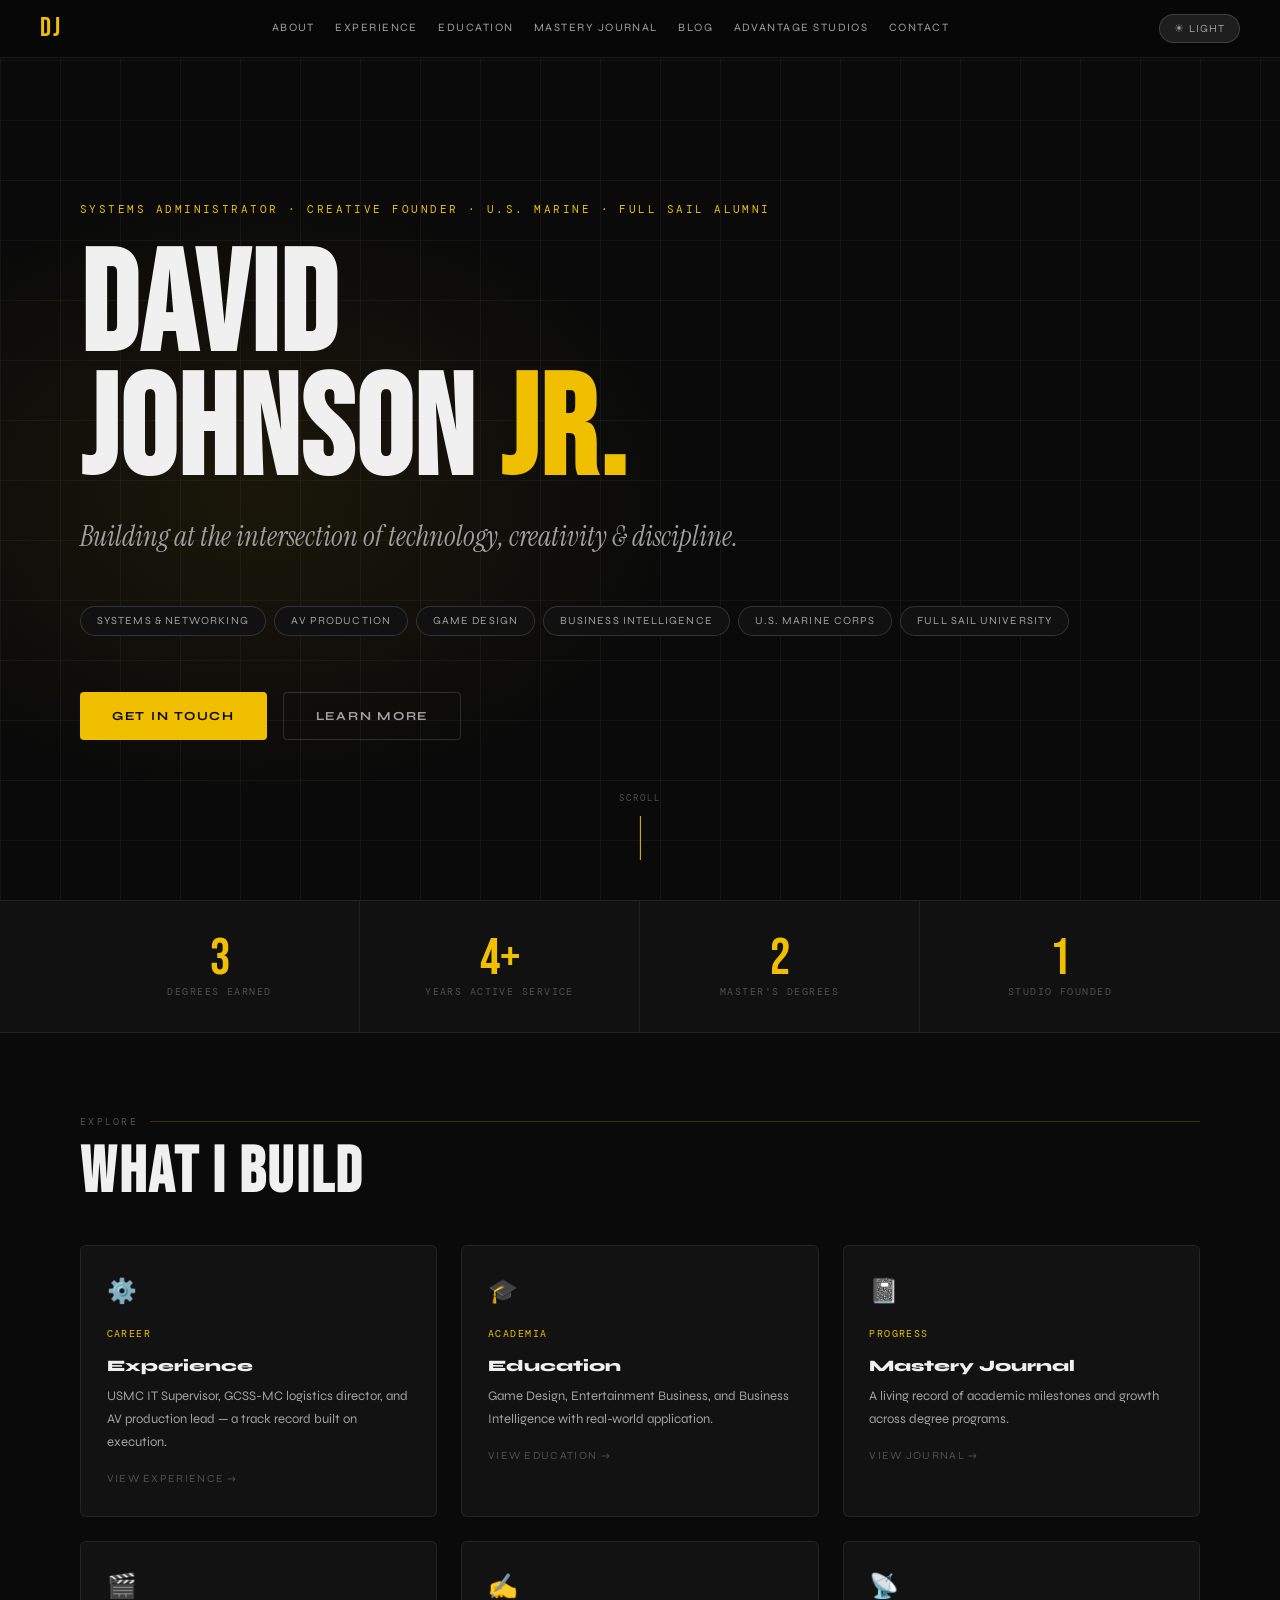
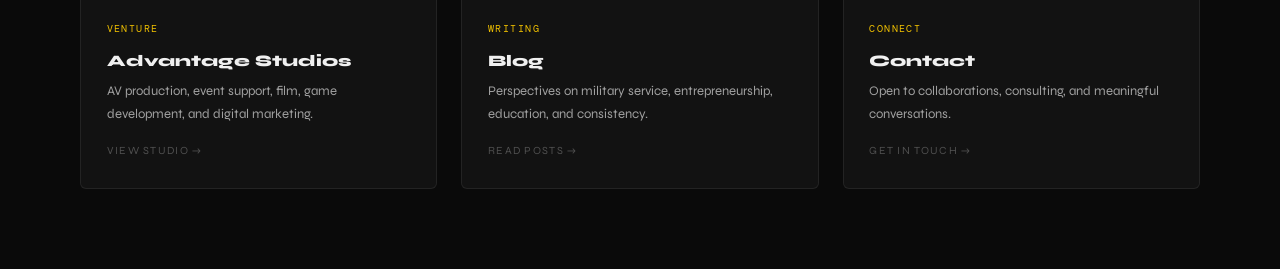
<file: index.html>
<!DOCTYPE html>
<html lang="en" data-theme="dark">
<head>
<meta charset="UTF-8" />
<meta name="viewport" content="width=device-width, initial-scale=1.0" />
<title>David Johnson Jr. | Systems Administrator & Creative Founder</title>
<meta name="description" content="David Johnson Jr. — Systems Administrator, Creative Founder, U.S. Marine, and Full Sail University alumni building at the intersection of technology, creativity, and discipline." />
<meta name="author" content="David Johnson Jr." />
<meta name="theme-color" content="#0a0a0a" />
<link rel="preconnect" href="https://fonts.googleapis.com" />
<link rel="preconnect" href="https://fonts.gstatic.com" crossorigin />
<link href="https://fonts.googleapis.com/css2?family=Bebas+Neue&family=DM+Mono:wght@300;400;500&family=Instrument+Serif:ital@0;1&family=Syne:wght@400;600;700;800&display=swap" rel="stylesheet" />
<link rel="stylesheet" href="style.css" />
</head>
<body>
<a class="skip-link" href="#main">Skip to content</a>
<nav aria-label="Primary navigation"><a class="nav-logo" href="index.html">DJ</a><div class="nav-links"><a href="about.html" id="nav-about">About</a><a href="experience.html" id="nav-experience">Experience</a><a href="education.html" id="nav-education">Education</a><a href="journal.html" id="nav-journal">Mastery Journal</a><a href="blog.html" id="nav-blog">Blog</a><a href="studio.html" id="nav-studio">Advantage Studios</a><a href="contact.html" id="nav-contact">Contact</a></div><div class="nav-right"><button class="theme-toggle" onclick="toggleTheme()" id="themeBtn" aria-label="Toggle theme">☀ Light</button><button class="ham" onclick="toggleMobile()" aria-label="Menu"><span></span><span></span><span></span></button></div></nav>
<div class="mobile-menu" id="mobileMenu"><a href="about.html">About</a><a href="experience.html">Experience</a><a href="education.html">Education</a><a href="journal.html">Mastery Journal</a><a href="blog.html">Blog</a><a href="studio.html">Advantage Studios</a><a href="contact.html">Contact</a></div>
<main id="main">
<div class="page" id="home-page"><section class="hero"><div class="hero-grid"></div><div class="hero-glow"></div><div class="hero-inner"><p class="hero-eyebrow">Systems Administrator · Creative Founder · U.S. Marine · Full Sail Alumni</p><h1 class="hero-name">David<br/>Johnson <span>Jr.</span></h1><p class="hero-title">Building at the intersection of technology, creativity &amp; discipline.</p><div class="hero-tags"><span class="hero-tag">Systems &amp; Networking</span><span class="hero-tag">AV Production</span><span class="hero-tag">Game Design</span><span class="hero-tag">Business Intelligence</span><span class="hero-tag">U.S. Marine Corps</span><span class="hero-tag">Full Sail University</span></div><div class="hero-cta"><button class="btn-primary" onclick="location.href='contact.html'">Get In Touch</button><button class="btn-outline" onclick="location.href='about.html'">Learn More</button></div></div><div class="hero-scroll"><span>Scroll</span><div class="scroll-line"></div></div></section><div class="stats-bar"><div class="stats-bar-inner"><div class="stat-box"><div class="stat-num">3</div><div class="stat-label">Degrees Earned</div></div><div class="stat-box"><div class="stat-num">4+</div><div class="stat-label">Years Active Service</div></div><div class="stat-box"><div class="stat-num">2</div><div class="stat-label">Master's Degrees</div></div><div class="stat-box"><div class="stat-num">1</div><div class="stat-label">Studio Founded</div></div></div></div><section class="home-preview"><div class="home-preview-inner"><p class="section-label">Explore</p><h2 class="section-title" style="margin-bottom:0">What I Build</h2><div class="preview-grid"><div class="preview-card" onclick="location.href='experience.html'"><div class="preview-icon">⚙️</div><div class="preview-label">Career</div><div class="preview-title">Experience</div><div class="preview-body">USMC IT Supervisor, GCSS-MC logistics director, and AV production lead — a track record built on execution.</div><span class="preview-cta">View Experience →</span></div><div class="preview-card" onclick="location.href='education.html'"><div class="preview-icon">🎓</div><div class="preview-label">Academia</div><div class="preview-title">Education</div><div class="preview-body">Game Design, Entertainment Business, and Business Intelligence with real-world application.</div><span class="preview-cta">View Education →</span></div><div class="preview-card" onclick="location.href='journal.html'"><div class="preview-icon">📓</div><div class="preview-label">Progress</div><div class="preview-title">Mastery Journal</div><div class="preview-body">A living record of academic milestones and growth across degree programs.</div><span class="preview-cta">View Journal →</span></div><div class="preview-card" onclick="location.href='studio.html'"><div class="preview-icon">🎬</div><div class="preview-label">Venture</div><div class="preview-title">Advantage Studios</div><div class="preview-body">AV production, event support, film, game development, and digital marketing.</div><span class="preview-cta">View Studio →</span></div><div class="preview-card" onclick="location.href='blog.html'"><div class="preview-icon">✍️</div><div class="preview-label">Writing</div><div class="preview-title">Blog</div><div class="preview-body">Perspectives on military service, entrepreneurship, education, and consistency.</div><span class="preview-cta">Read Posts →</span></div><div class="preview-card" onclick="location.href='contact.html'"><div class="preview-icon">📡</div><div class="preview-label">Connect</div><div class="preview-title">Contact</div><div class="preview-body">Open to collaborations, consulting, and meaningful conversations.</div><span class="preview-cta">Get In Touch →</span></div></div></div></section><site-footer></site-footer></div>
</main>
<div class="modal-overlay" id="modalOverlay" onclick="closeModal(event)"><div aria-modal="true" class="modal" role="dialog"><button class="modal-close" onclick="closeModal()">✕ Close</button><div class="modal-tag" id="modalTag"></div><div class="modal-title" id="modalTitle"></div><div class="modal-date" id="modalDate"></div><div class="modal-body" id="modalBody"></div></div></div>
<script src="shared.js"></script>
</body>
</html>
</file>
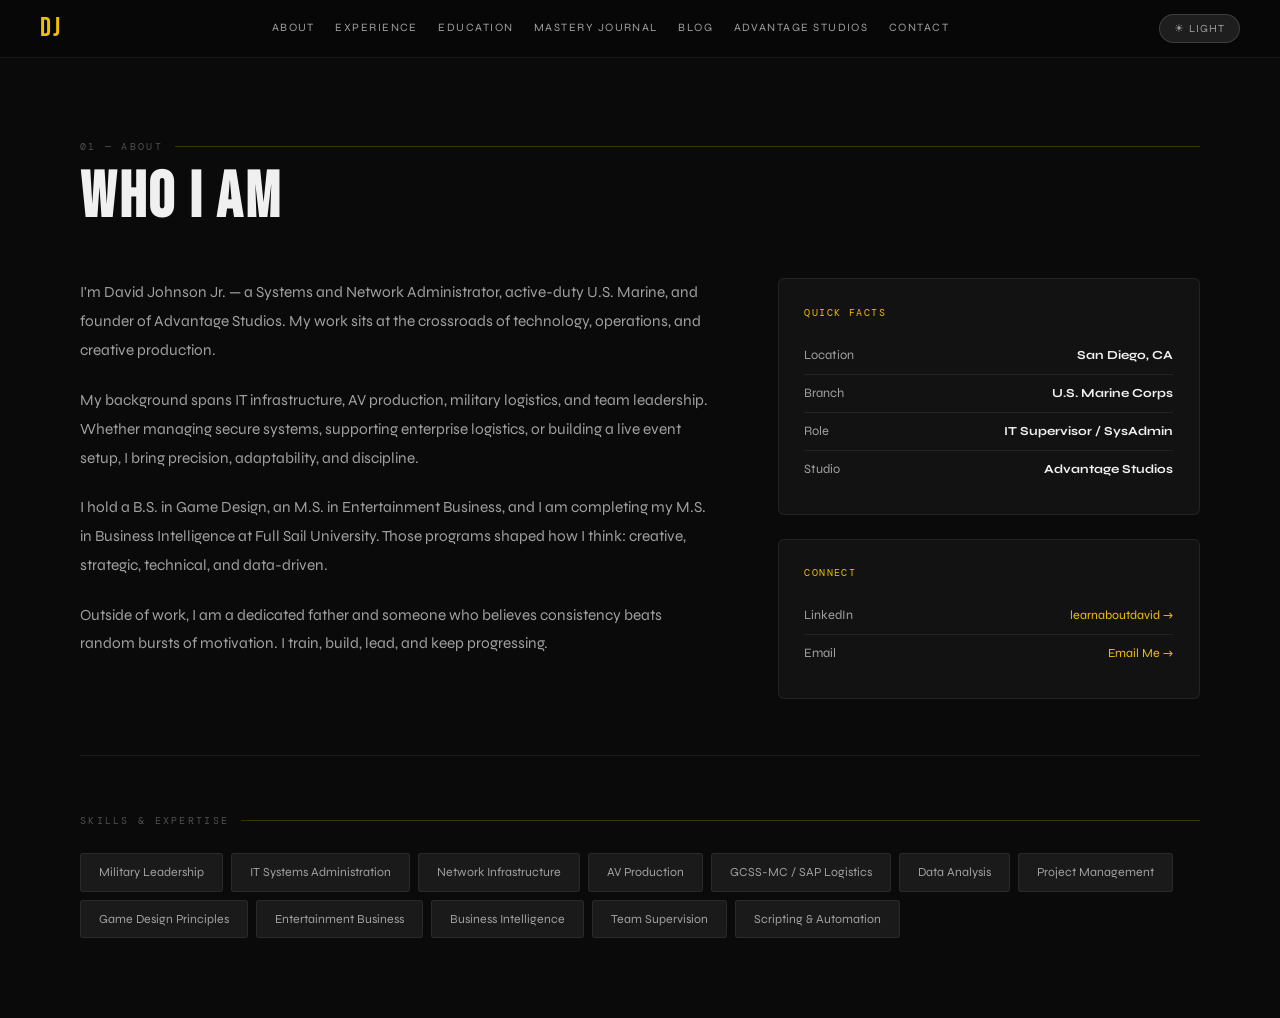
<file: about.html>
<!DOCTYPE html>
<html lang="en" data-theme="dark">
<head>
<meta charset="UTF-8" />
<meta name="viewport" content="width=device-width, initial-scale=1.0" />
<title>About | David Johnson Jr.</title>
<meta name="description" content="David Johnson Jr. — Systems Administrator, Creative Founder, U.S. Marine, and Full Sail University alumni building at the intersection of technology, creativity, and discipline." />
<meta name="author" content="David Johnson Jr." />
<meta name="theme-color" content="#0a0a0a" />
<link rel="preconnect" href="https://fonts.googleapis.com" />
<link rel="preconnect" href="https://fonts.gstatic.com" crossorigin />
<link href="https://fonts.googleapis.com/css2?family=Bebas+Neue&family=DM+Mono:wght@300;400;500&family=Instrument+Serif:ital@0;1&family=Syne:wght@400;600;700;800&display=swap" rel="stylesheet" />
<link rel="stylesheet" href="style.css" />
</head>
<body>
<a class="skip-link" href="#main">Skip to content</a>
<nav aria-label="Primary navigation"><a class="nav-logo" href="index.html">DJ</a><div class="nav-links"><a href="about.html" id="nav-about">About</a><a href="experience.html" id="nav-experience">Experience</a><a href="education.html" id="nav-education">Education</a><a href="journal.html" id="nav-journal">Mastery Journal</a><a href="blog.html" id="nav-blog">Blog</a><a href="studio.html" id="nav-studio">Advantage Studios</a><a href="contact.html" id="nav-contact">Contact</a></div><div class="nav-right"><button class="theme-toggle" onclick="toggleTheme()" id="themeBtn" aria-label="Toggle theme">☀ Light</button><button class="ham" onclick="toggleMobile()" aria-label="Menu"><span></span><span></span><span></span></button></div></nav>
<div class="mobile-menu" id="mobileMenu"><a href="about.html">About</a><a href="experience.html">Experience</a><a href="education.html">Education</a><a href="journal.html">Mastery Journal</a><a href="blog.html">Blog</a><a href="studio.html">Advantage Studios</a><a href="contact.html">Contact</a></div>
<main id="main">
<div class="page" id="about-page"><section class="sec"><div class="si"><p class="section-label">01 — About</p><h2 class="section-title">Who I Am</h2><div class="about-grid"><div class="about-text"><p>I'm David Johnson Jr. — a Systems and Network Administrator, active-duty U.S. Marine, and founder of Advantage Studios. My work sits at the crossroads of technology, operations, and creative production.</p><p>My background spans IT infrastructure, AV production, military logistics, and team leadership. Whether managing secure systems, supporting enterprise logistics, or building a live event setup, I bring precision, adaptability, and discipline.</p><p>I hold a B.S. in Game Design, an M.S. in Entertainment Business, and I am completing my M.S. in Business Intelligence at Full Sail University. Those programs shaped how I think: creative, strategic, technical, and data-driven.</p><p>Outside of work, I am a dedicated father and someone who believes consistency beats random bursts of motivation. I train, build, lead, and keep progressing.</p></div><div class="about-sidebar"><div class="sidebar-card"><div class="sidebar-card-title">Quick Facts</div><div class="sidebar-item"><span class="sidebar-item-label">Location</span><span class="sidebar-item-value">San Diego, CA</span></div><div class="sidebar-item"><span class="sidebar-item-label">Branch</span><span class="sidebar-item-value">U.S. Marine Corps</span></div><div class="sidebar-item"><span class="sidebar-item-label">Role</span><span class="sidebar-item-value">IT Supervisor / SysAdmin</span></div><div class="sidebar-item"><span class="sidebar-item-label">Studio</span><span class="sidebar-item-value">Advantage Studios</span></div></div><div class="sidebar-card"><div class="sidebar-card-title">Connect</div><div class="sidebar-item"><span class="sidebar-item-label">LinkedIn</span><a href="https://www.linkedin.com/in/learnaboutdavid/" rel="noopener" style="color:var(--yellow);font-size:.77rem" target="_blank">learnaboutdavid →</a></div><div class="sidebar-item"><span class="sidebar-item-label">Email</span><a href="mailto:Dmjj4429@gmail.com" style="color:var(--yellow);font-size:.77rem">Email Me →</a></div></div></div></div><div class="divider"></div><p class="section-label">Skills &amp; Expertise</p><div class="skills-cloud" style="margin-top:1.5rem"><span class="skill-pill">Military Leadership</span><span class="skill-pill">IT Systems Administration</span><span class="skill-pill">Network Infrastructure</span><span class="skill-pill">AV Production</span><span class="skill-pill">GCSS-MC / SAP Logistics</span><span class="skill-pill">Data Analysis</span><span class="skill-pill">Project Management</span><span class="skill-pill">Game Design Principles</span><span class="skill-pill">Entertainment Business</span><span class="skill-pill">Business Intelligence</span><span class="skill-pill">Team Supervision</span><span class="skill-pill">Scripting &amp; Automation</span></div></div></section><site-footer></site-footer></div>
</main>
<div class="modal-overlay" id="modalOverlay" onclick="closeModal(event)"><div aria-modal="true" class="modal" role="dialog"><button class="modal-close" onclick="closeModal()">✕ Close</button><div class="modal-tag" id="modalTag"></div><div class="modal-title" id="modalTitle"></div><div class="modal-date" id="modalDate"></div><div class="modal-body" id="modalBody"></div></div></div>
<script src="shared.js"></script>
</body>
</html>
</file>
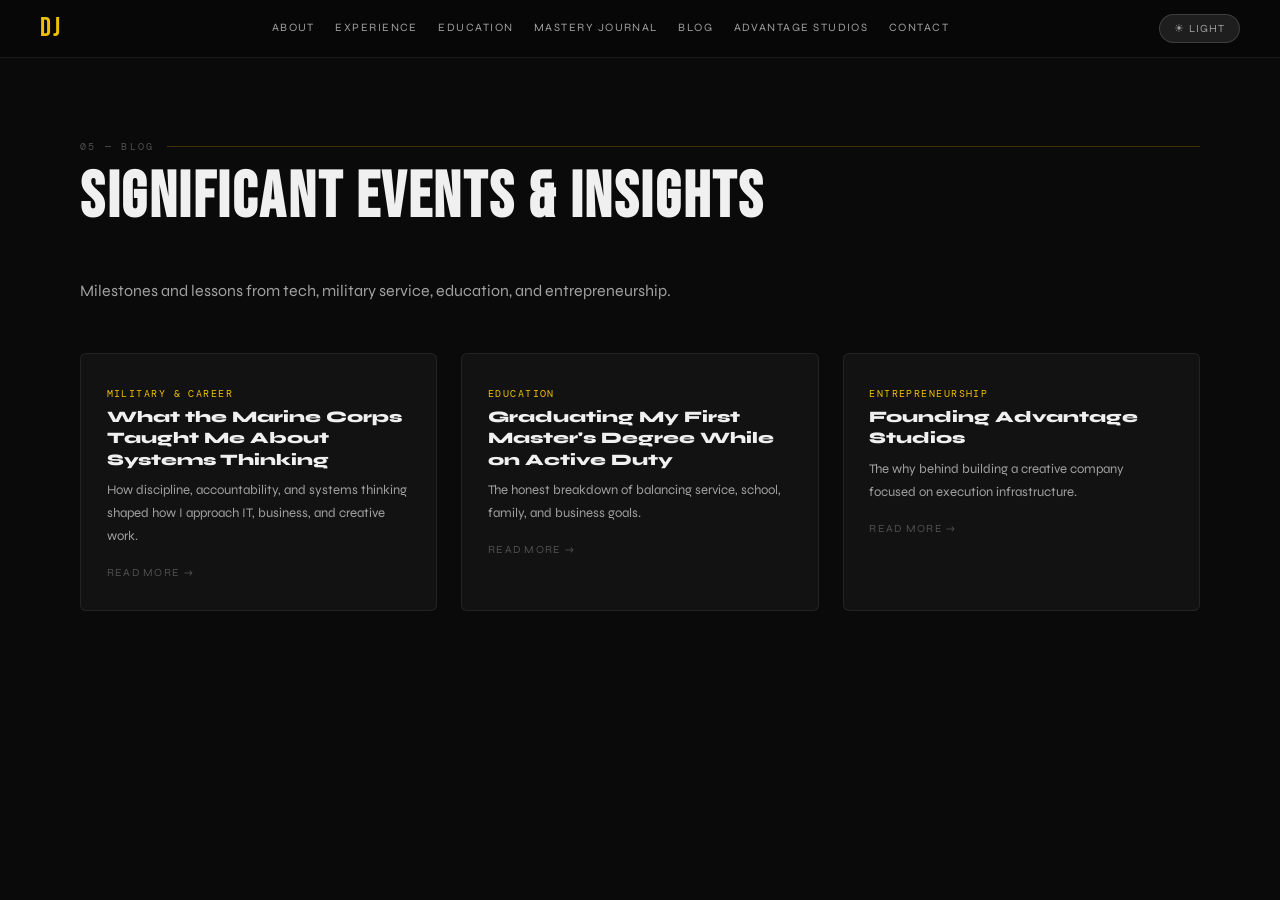
<file: blog.html>
<!DOCTYPE html>
<html lang="en" data-theme="dark">
<head>
<meta charset="UTF-8" />
<meta name="viewport" content="width=device-width, initial-scale=1.0" />
<title>Blog | David Johnson Jr.</title>
<meta name="description" content="David Johnson Jr. — Systems Administrator, Creative Founder, U.S. Marine, and Full Sail University alumni building at the intersection of technology, creativity, and discipline." />
<meta name="author" content="David Johnson Jr." />
<meta name="theme-color" content="#0a0a0a" />
<link rel="preconnect" href="https://fonts.googleapis.com" />
<link rel="preconnect" href="https://fonts.gstatic.com" crossorigin />
<link href="https://fonts.googleapis.com/css2?family=Bebas+Neue&family=DM+Mono:wght@300;400;500&family=Instrument+Serif:ital@0;1&family=Syne:wght@400;600;700;800&display=swap" rel="stylesheet" />
<link rel="stylesheet" href="style.css" />
</head>
<body>
<a class="skip-link" href="#main">Skip to content</a>
<nav aria-label="Primary navigation"><a class="nav-logo" href="index.html">DJ</a><div class="nav-links"><a href="about.html" id="nav-about">About</a><a href="experience.html" id="nav-experience">Experience</a><a href="education.html" id="nav-education">Education</a><a href="journal.html" id="nav-journal">Mastery Journal</a><a href="blog.html" id="nav-blog">Blog</a><a href="studio.html" id="nav-studio">Advantage Studios</a><a href="contact.html" id="nav-contact">Contact</a></div><div class="nav-right"><button class="theme-toggle" onclick="toggleTheme()" id="themeBtn" aria-label="Toggle theme">☀ Light</button><button class="ham" onclick="toggleMobile()" aria-label="Menu"><span></span><span></span><span></span></button></div></nav>
<div class="mobile-menu" id="mobileMenu"><a href="about.html">About</a><a href="experience.html">Experience</a><a href="education.html">Education</a><a href="journal.html">Mastery Journal</a><a href="blog.html">Blog</a><a href="studio.html">Advantage Studios</a><a href="contact.html">Contact</a></div>
<main id="main">
<div class="page" id="blog-page"><section class="sec"><div class="si"><p class="section-label">05 — Blog</p><h2 class="section-title">Significant Events &amp; Insights</h2><p style="color:var(--text2);margin-bottom:3rem;max-width:620px">Milestones and lessons from tech, military service, education, and entrepreneurship.</p><div class="blog-grid"><div class="blog-card" onclick="openPost(0)"><div class="blog-meta"><span class="blog-category">Military &amp; Career</span></div><div class="blog-title">What the Marine Corps Taught Me About Systems Thinking</div><div class="blog-excerpt">How discipline, accountability, and systems thinking shaped how I approach IT, business, and creative work.</div><span class="blog-readmore">Read more →</span></div><div class="blog-card" onclick="openPost(1)"><div class="blog-meta"><span class="blog-category">Education</span></div><div class="blog-title">Graduating My First Master's Degree While on Active Duty</div><div class="blog-excerpt">The honest breakdown of balancing service, school, family, and business goals.</div><span class="blog-readmore">Read more →</span></div><div class="blog-card" onclick="openPost(2)"><div class="blog-meta"><span class="blog-category">Entrepreneurship</span></div><div class="blog-title">Founding Advantage Studios</div><div class="blog-excerpt">The why behind building a creative company focused on execution infrastructure.</div><span class="blog-readmore">Read more →</span></div></div></div></section><site-footer></site-footer></div>
</main>
<div class="modal-overlay" id="modalOverlay" onclick="closeModal(event)"><div aria-modal="true" class="modal" role="dialog"><button class="modal-close" onclick="closeModal()">✕ Close</button><div class="modal-tag" id="modalTag"></div><div class="modal-title" id="modalTitle"></div><div class="modal-date" id="modalDate"></div><div class="modal-body" id="modalBody"></div></div></div>
<script src="shared.js"></script>
</body>
</html>
</file>
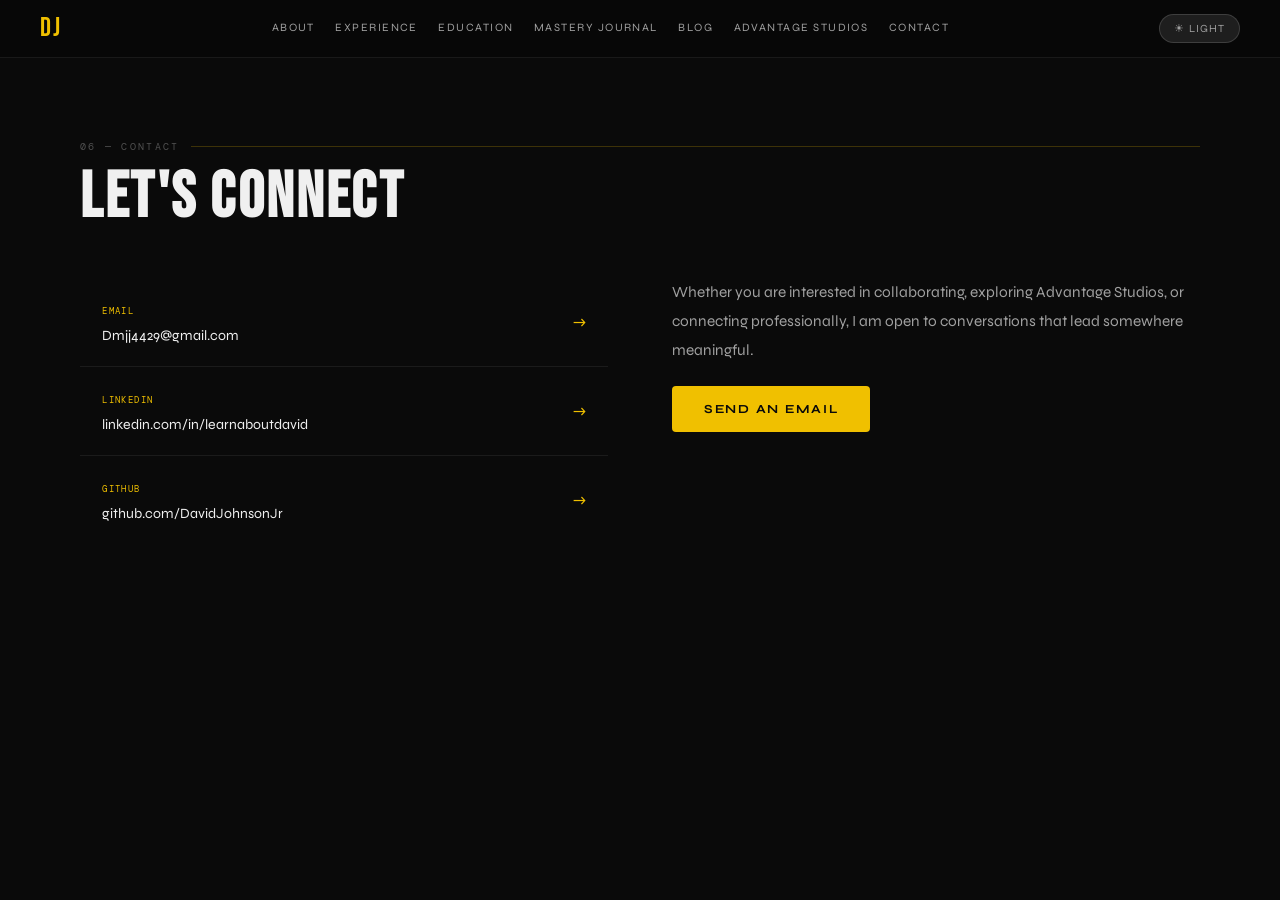
<file: contact.html>
<!DOCTYPE html>
<html lang="en" data-theme="dark">
<head>
<meta charset="UTF-8" />
<meta name="viewport" content="width=device-width, initial-scale=1.0" />
<title>Contact | David Johnson Jr.</title>
<meta name="description" content="David Johnson Jr. — Systems Administrator, Creative Founder, U.S. Marine, and Full Sail University alumni building at the intersection of technology, creativity, and discipline." />
<meta name="author" content="David Johnson Jr." />
<meta name="theme-color" content="#0a0a0a" />
<link rel="preconnect" href="https://fonts.googleapis.com" />
<link rel="preconnect" href="https://fonts.gstatic.com" crossorigin />
<link href="https://fonts.googleapis.com/css2?family=Bebas+Neue&family=DM+Mono:wght@300;400;500&family=Instrument+Serif:ital@0;1&family=Syne:wght@400;600;700;800&display=swap" rel="stylesheet" />
<link rel="stylesheet" href="style.css" />
</head>
<body>
<a class="skip-link" href="#main">Skip to content</a>
<nav aria-label="Primary navigation"><a class="nav-logo" href="index.html">DJ</a><div class="nav-links"><a href="about.html" id="nav-about">About</a><a href="experience.html" id="nav-experience">Experience</a><a href="education.html" id="nav-education">Education</a><a href="journal.html" id="nav-journal">Mastery Journal</a><a href="blog.html" id="nav-blog">Blog</a><a href="studio.html" id="nav-studio">Advantage Studios</a><a href="contact.html" id="nav-contact">Contact</a></div><div class="nav-right"><button class="theme-toggle" onclick="toggleTheme()" id="themeBtn" aria-label="Toggle theme">☀ Light</button><button class="ham" onclick="toggleMobile()" aria-label="Menu"><span></span><span></span><span></span></button></div></nav>
<div class="mobile-menu" id="mobileMenu"><a href="about.html">About</a><a href="experience.html">Experience</a><a href="education.html">Education</a><a href="journal.html">Mastery Journal</a><a href="blog.html">Blog</a><a href="studio.html">Advantage Studios</a><a href="contact.html">Contact</a></div>
<main id="main">
<div class="page" id="contact-page"><section class="sec"><div class="si"><p class="section-label">06 — Contact</p><h2 class="section-title">Let's Connect</h2><div class="contact-grid"><div class="contact-links"><a class="contact-link" href="mailto:Dmjj4429@gmail.com"><div><span class="contact-type">Email</span><br/><span class="contact-value">Dmjj4429@gmail.com</span></div><span class="contact-arrow">→</span></a><a class="contact-link" href="https://www.linkedin.com/in/learnaboutdavid/" rel="noopener" target="_blank"><div><span class="contact-type">LinkedIn</span><br/><span class="contact-value">linkedin.com/in/learnaboutdavid</span></div><span class="contact-arrow">→</span></a><a class="contact-link" href="https://github.com/DavidJohnsonJr" rel="noopener" target="_blank"><div><span class="contact-type">GitHub</span><br/><span class="contact-value">github.com/DavidJohnsonJr</span></div><span class="contact-arrow">→</span></a></div><div class="contact-note"><p>Whether you are interested in collaborating, exploring Advantage Studios, or connecting professionally, I am open to conversations that lead somewhere meaningful.</p><a class="btn-primary" href="mailto:Dmjj4429@gmail.com">Send an Email</a></div></div></div></section><site-footer></site-footer></div>
</main>
<div class="modal-overlay" id="modalOverlay" onclick="closeModal(event)"><div aria-modal="true" class="modal" role="dialog"><button class="modal-close" onclick="closeModal()">✕ Close</button><div class="modal-tag" id="modalTag"></div><div class="modal-title" id="modalTitle"></div><div class="modal-date" id="modalDate"></div><div class="modal-body" id="modalBody"></div></div></div>
<script src="shared.js"></script>
</body>
</html>
</file>
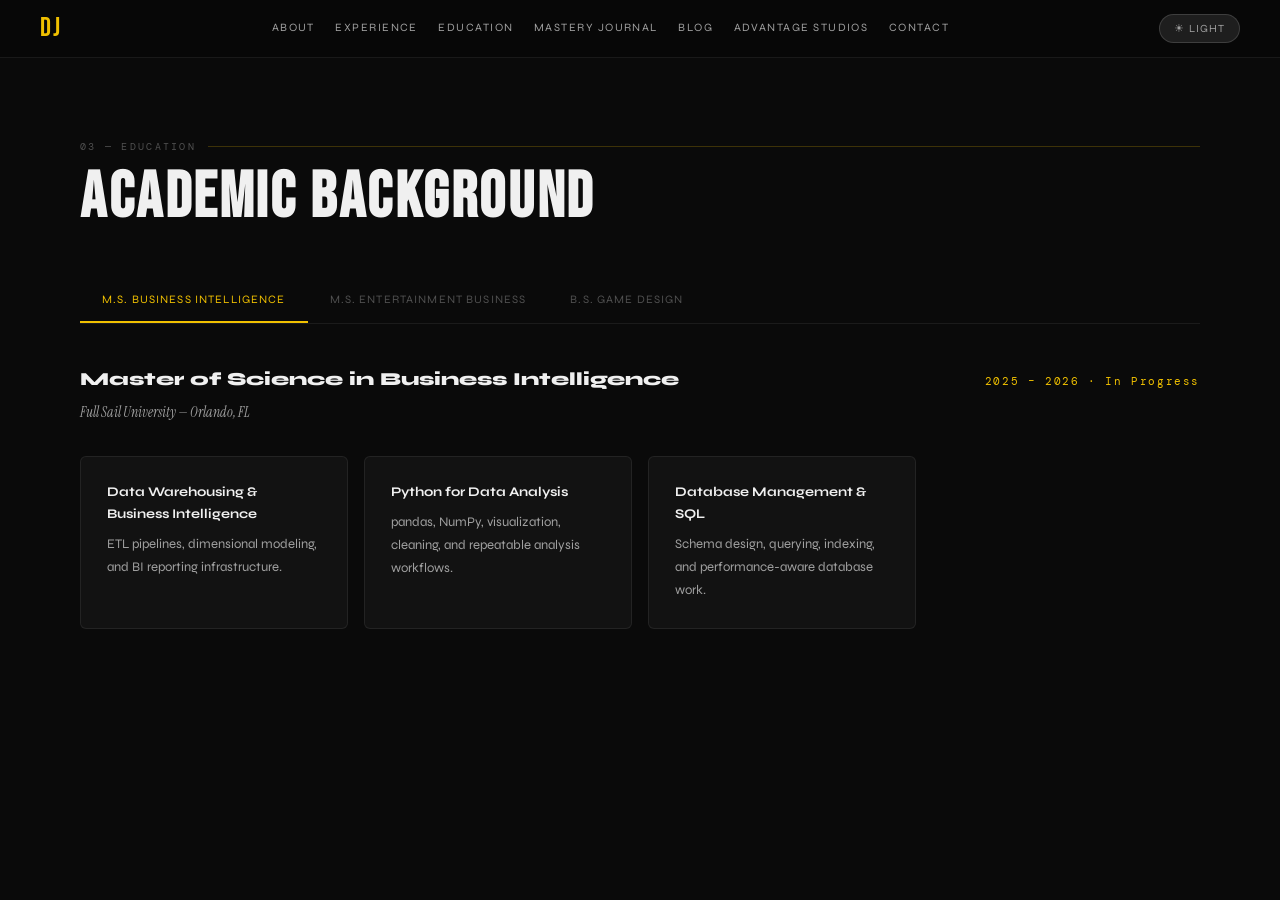
<file: education.html>
<!DOCTYPE html>
<html lang="en" data-theme="dark">
<head>
<meta charset="UTF-8" />
<meta name="viewport" content="width=device-width, initial-scale=1.0" />
<title>Education | David Johnson Jr.</title>
<meta name="description" content="David Johnson Jr. — Systems Administrator, Creative Founder, U.S. Marine, and Full Sail University alumni building at the intersection of technology, creativity, and discipline." />
<meta name="author" content="David Johnson Jr." />
<meta name="theme-color" content="#0a0a0a" />
<link rel="preconnect" href="https://fonts.googleapis.com" />
<link rel="preconnect" href="https://fonts.gstatic.com" crossorigin />
<link href="https://fonts.googleapis.com/css2?family=Bebas+Neue&family=DM+Mono:wght@300;400;500&family=Instrument+Serif:ital@0;1&family=Syne:wght@400;600;700;800&display=swap" rel="stylesheet" />
<link rel="stylesheet" href="style.css" />
</head>
<body>
<a class="skip-link" href="#main">Skip to content</a>
<nav aria-label="Primary navigation"><a class="nav-logo" href="index.html">DJ</a><div class="nav-links"><a href="about.html" id="nav-about">About</a><a href="experience.html" id="nav-experience">Experience</a><a href="education.html" id="nav-education">Education</a><a href="journal.html" id="nav-journal">Mastery Journal</a><a href="blog.html" id="nav-blog">Blog</a><a href="studio.html" id="nav-studio">Advantage Studios</a><a href="contact.html" id="nav-contact">Contact</a></div><div class="nav-right"><button class="theme-toggle" onclick="toggleTheme()" id="themeBtn" aria-label="Toggle theme">☀ Light</button><button class="ham" onclick="toggleMobile()" aria-label="Menu"><span></span><span></span><span></span></button></div></nav>
<div class="mobile-menu" id="mobileMenu"><a href="about.html">About</a><a href="experience.html">Experience</a><a href="education.html">Education</a><a href="journal.html">Mastery Journal</a><a href="blog.html">Blog</a><a href="studio.html">Advantage Studios</a><a href="contact.html">Contact</a></div>
<main id="main">
<div class="page" id="education-page"><section class="sec"><div class="si"><p class="section-label">03 — Education</p><h2 class="section-title">Academic Background</h2><div class="edu-tabs"><button class="edu-tab active" onclick="showEdu(0)">M.S. Business Intelligence</button><button class="edu-tab" onclick="showEdu(1)">M.S. Entertainment Business</button><button class="edu-tab" onclick="showEdu(2)">B.S. Game Design</button></div><div class="edu-panel active" id="edu0"><div class="degree-header"><div class="degree-name">Master of Science in Business Intelligence</div><div class="degree-years">2025 – 2026 · In Progress</div></div><div class="degree-school">Full Sail University — Orlando, FL</div><div class="courses-grid"><div class="course-card"><div class="course-name">Data Warehousing &amp; Business Intelligence</div><div class="course-desc">ETL pipelines, dimensional modeling, and BI reporting infrastructure.</div></div><div class="course-card"><div class="course-name">Python for Data Analysis</div><div class="course-desc">pandas, NumPy, visualization, cleaning, and repeatable analysis workflows.</div></div><div class="course-card"><div class="course-name">Database Management &amp; SQL</div><div class="course-desc">Schema design, querying, indexing, and performance-aware database work.</div></div></div></div><div class="edu-panel" id="edu1"><div class="degree-header"><div class="degree-name">Master of Science in Entertainment Business</div><div class="degree-years">2024 – 2026 · Graduated</div></div><div class="degree-school">Full Sail University — Orlando, FL</div><div class="courses-grid"><div class="course-card"><div class="course-name">Entertainment Finance &amp; Accounting</div><div class="course-desc">Budget forecasting, revenue modeling, P&amp;L thinking, and pro forma planning.</div></div><div class="course-card"><div class="course-name">Contract Law &amp; Intellectual Property</div><div class="course-desc">Copyright, licensing, talent contracts, and deal structure fundamentals.</div></div><div class="course-card"><div class="course-name">Capstone: Entertainment Business Plan</div><div class="course-desc">Investor-ready plan for Advantage Studios with market, operations, and financial strategy.</div></div></div></div><div class="edu-panel" id="edu2"><div class="degree-header"><div class="degree-name">Bachelor of Science in Game Design</div><div class="degree-years">2020 – 2024 · Graduated</div></div><div class="degree-school">Full Sail University — Orlando, FL</div><div class="courses-grid"><div class="course-card"><div class="course-name">Game Design Fundamentals</div><div class="course-desc">Mechanics, systems, feedback loops, and player experience design.</div></div><div class="course-card"><div class="course-name">Unity / Unreal Development</div><div class="course-desc">Scene construction, scripting, UI, physics, animation systems, and prototyping.</div></div><div class="course-card"><div class="course-name">Game Production &amp; Project Management</div><div class="course-desc">Agile/Scrum, milestone planning, documentation, and production leadership.</div></div></div></div></div></section><site-footer></site-footer></div>
</main>
<div class="modal-overlay" id="modalOverlay" onclick="closeModal(event)"><div aria-modal="true" class="modal" role="dialog"><button class="modal-close" onclick="closeModal()">✕ Close</button><div class="modal-tag" id="modalTag"></div><div class="modal-title" id="modalTitle"></div><div class="modal-date" id="modalDate"></div><div class="modal-body" id="modalBody"></div></div></div>
<script src="shared.js"></script>
</body>
</html>
</file>
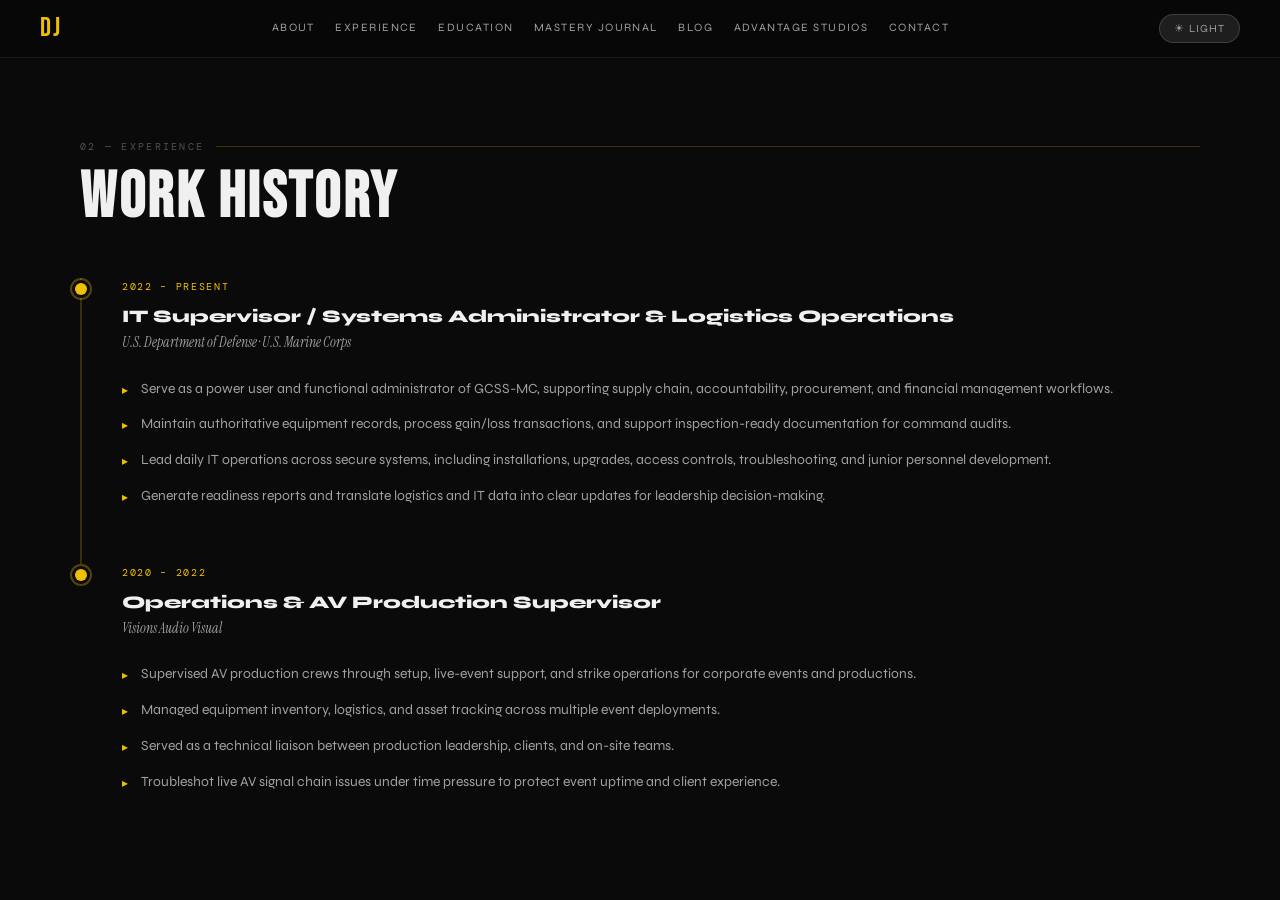
<file: experience.html>
<!DOCTYPE html>
<html lang="en" data-theme="dark">
<head>
<meta charset="UTF-8" />
<meta name="viewport" content="width=device-width, initial-scale=1.0" />
<title>Experience | David Johnson Jr.</title>
<meta name="description" content="David Johnson Jr. — Systems Administrator, Creative Founder, U.S. Marine, and Full Sail University alumni building at the intersection of technology, creativity, and discipline." />
<meta name="author" content="David Johnson Jr." />
<meta name="theme-color" content="#0a0a0a" />
<link rel="preconnect" href="https://fonts.googleapis.com" />
<link rel="preconnect" href="https://fonts.gstatic.com" crossorigin />
<link href="https://fonts.googleapis.com/css2?family=Bebas+Neue&family=DM+Mono:wght@300;400;500&family=Instrument+Serif:ital@0;1&family=Syne:wght@400;600;700;800&display=swap" rel="stylesheet" />
<link rel="stylesheet" href="style.css" />
</head>
<body>
<a class="skip-link" href="#main">Skip to content</a>
<nav aria-label="Primary navigation"><a class="nav-logo" href="index.html">DJ</a><div class="nav-links"><a href="about.html" id="nav-about">About</a><a href="experience.html" id="nav-experience">Experience</a><a href="education.html" id="nav-education">Education</a><a href="journal.html" id="nav-journal">Mastery Journal</a><a href="blog.html" id="nav-blog">Blog</a><a href="studio.html" id="nav-studio">Advantage Studios</a><a href="contact.html" id="nav-contact">Contact</a></div><div class="nav-right"><button class="theme-toggle" onclick="toggleTheme()" id="themeBtn" aria-label="Toggle theme">☀ Light</button><button class="ham" onclick="toggleMobile()" aria-label="Menu"><span></span><span></span><span></span></button></div></nav>
<div class="mobile-menu" id="mobileMenu"><a href="about.html">About</a><a href="experience.html">Experience</a><a href="education.html">Education</a><a href="journal.html">Mastery Journal</a><a href="blog.html">Blog</a><a href="studio.html">Advantage Studios</a><a href="contact.html">Contact</a></div>
<main id="main">
<div class="page" id="experience-page"><section class="sec"><div class="si"><p class="section-label">02 — Experience</p><h2 class="section-title">Work History</h2><div class="exp-item"><div class="exp-date">2022 – Present</div><div class="exp-role">IT Supervisor / Systems Administrator &amp; Logistics Operations</div><div class="exp-org">U.S. Department of Defense · U.S. Marine Corps</div><ul class="exp-bullets"><li>Serve as a power user and functional administrator of GCSS-MC, supporting supply chain, accountability, procurement, and financial management workflows.</li><li>Maintain authoritative equipment records, process gain/loss transactions, and support inspection-ready documentation for command audits.</li><li>Lead daily IT operations across secure systems, including installations, upgrades, access controls, troubleshooting, and junior personnel development.</li><li>Generate readiness reports and translate logistics and IT data into clear updates for leadership decision-making.</li></ul></div><div class="exp-item"><div class="exp-date">2020 – 2022</div><div class="exp-role">Operations &amp; AV Production Supervisor</div><div class="exp-org">Visions Audio Visual</div><ul class="exp-bullets"><li>Supervised AV production crews through setup, live-event support, and strike operations for corporate events and productions.</li><li>Managed equipment inventory, logistics, and asset tracking across multiple event deployments.</li><li>Served as a technical liaison between production leadership, clients, and on-site teams.</li><li>Troubleshot live AV signal chain issues under time pressure to protect event uptime and client experience.</li></ul></div></div></section><site-footer></site-footer></div>
</main>
<div class="modal-overlay" id="modalOverlay" onclick="closeModal(event)"><div aria-modal="true" class="modal" role="dialog"><button class="modal-close" onclick="closeModal()">✕ Close</button><div class="modal-tag" id="modalTag"></div><div class="modal-title" id="modalTitle"></div><div class="modal-date" id="modalDate"></div><div class="modal-body" id="modalBody"></div></div></div>
<script src="shared.js"></script>
</body>
</html>
</file>
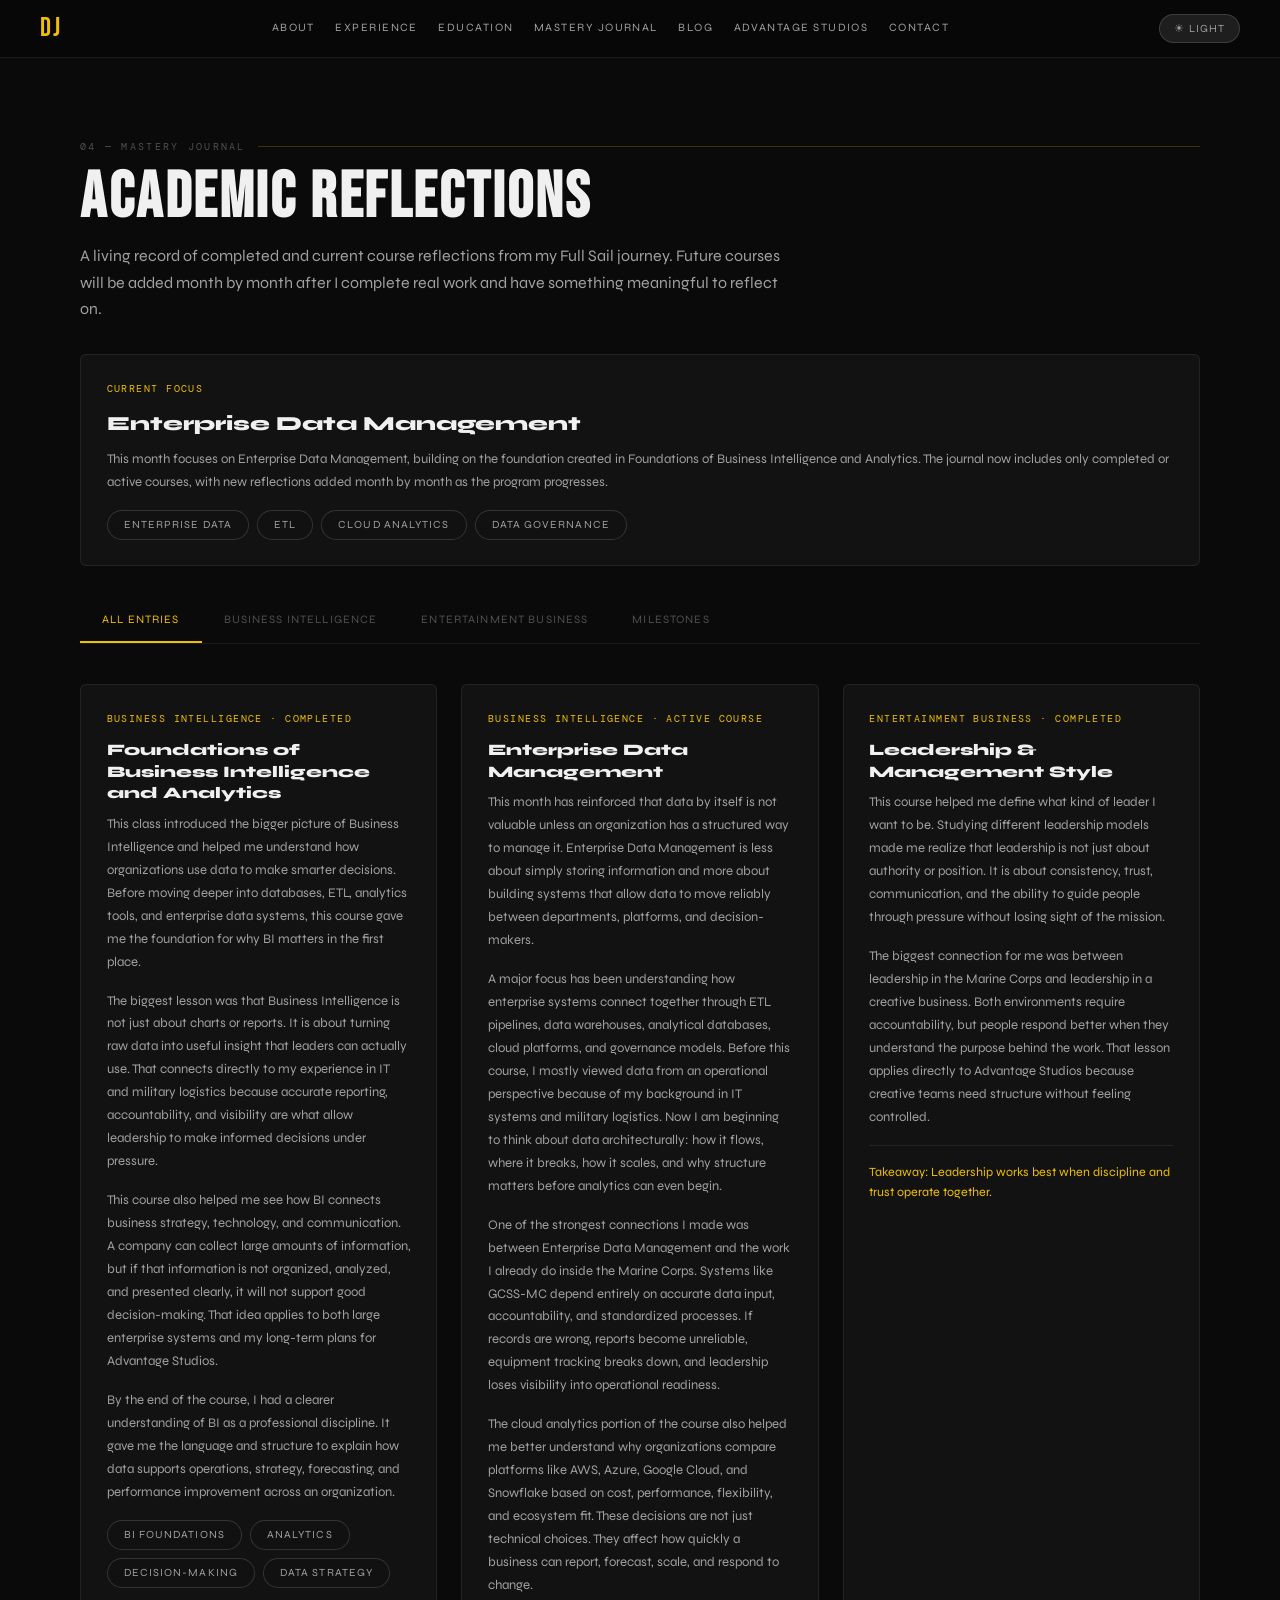
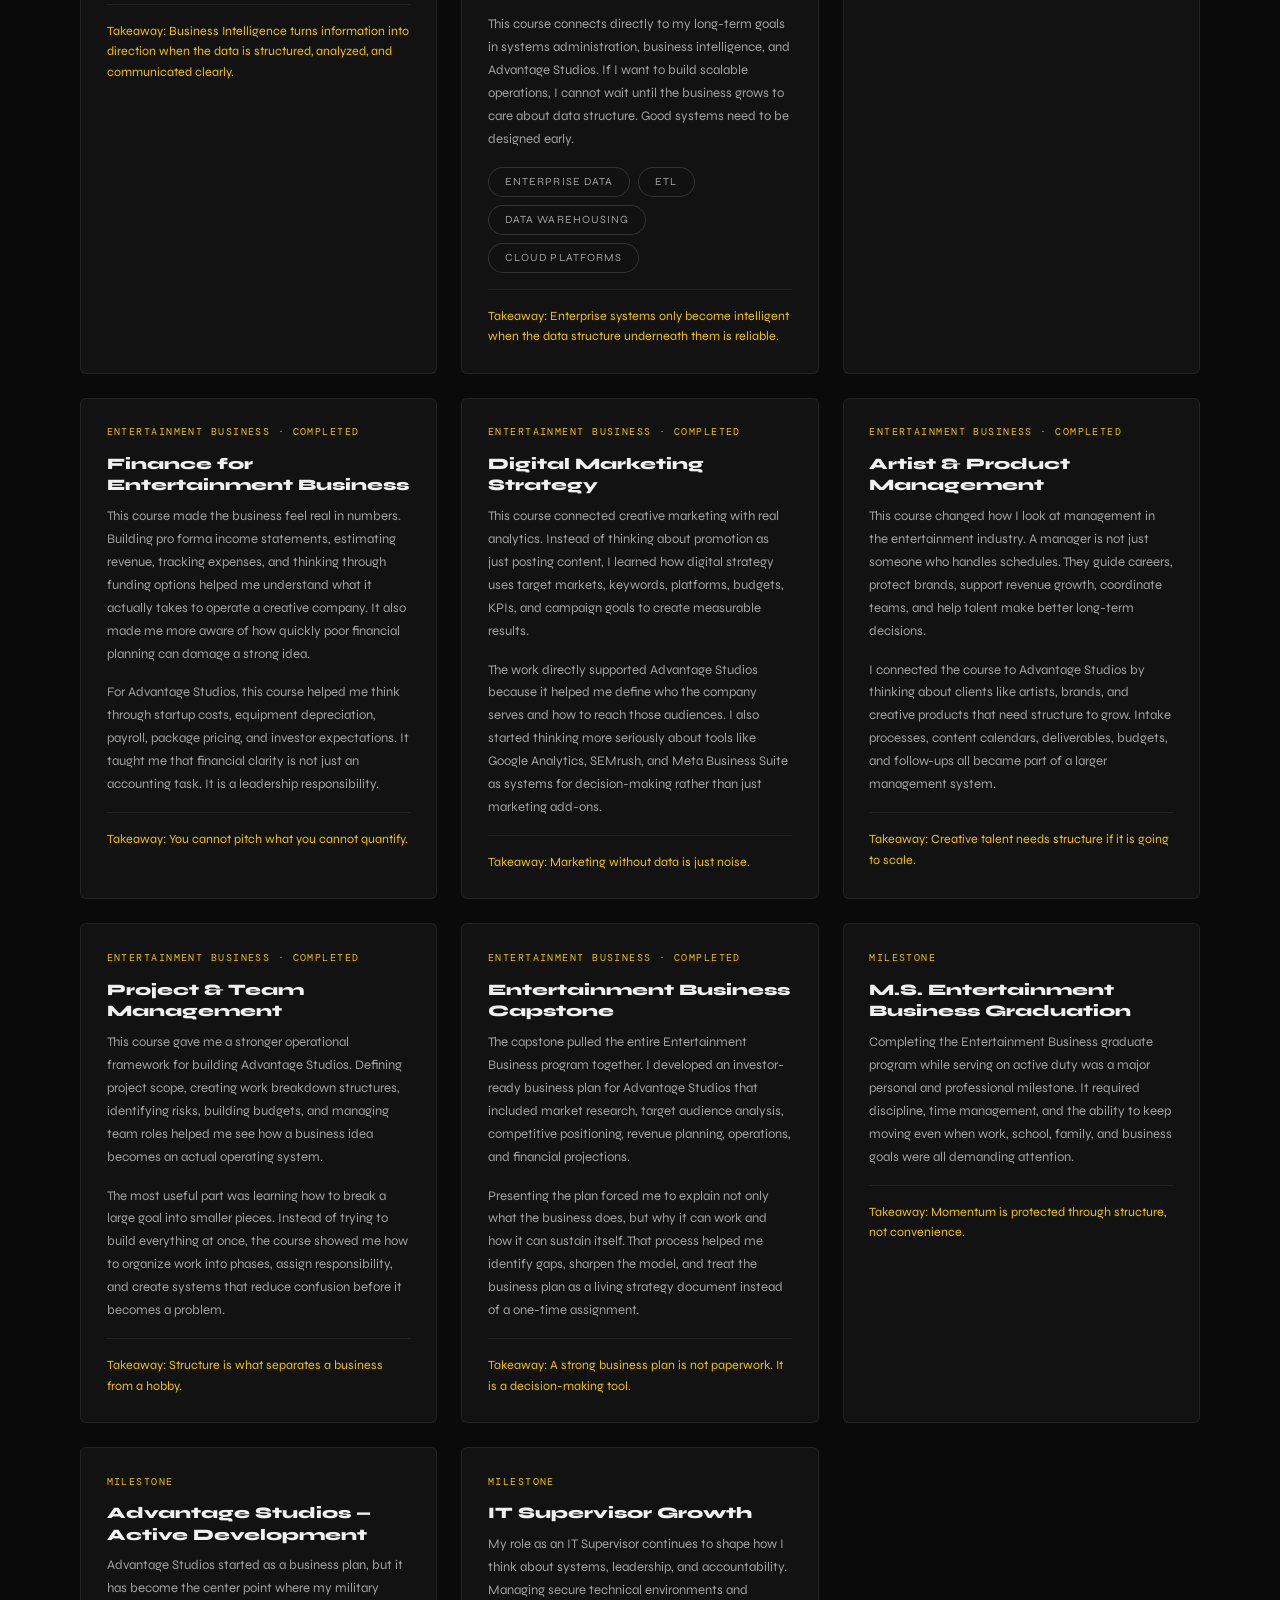
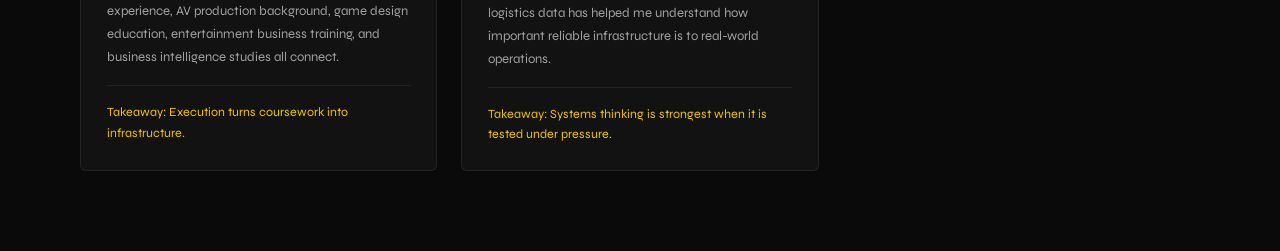
<file: journal.html>
<!DOCTYPE html>
<html lang="en" data-theme="dark">
<head>
<meta charset="UTF-8" />
<meta name="viewport" content="width=device-width, initial-scale=1.0" />
<title>Mastery Journal | David Johnson Jr.</title>
<meta name="description" content="David Johnson Jr. — Systems Administrator, Creative Founder, U.S. Marine, and Full Sail University alumni building at the intersection of technology, creativity, and discipline." />
<meta name="author" content="David Johnson Jr." />
<meta name="theme-color" content="#0a0a0a" />
<link rel="preconnect" href="https://fonts.googleapis.com" />
<link rel="preconnect" href="https://fonts.gstatic.com" crossorigin />
<link href="https://fonts.googleapis.com/css2?family=Bebas+Neue&family=DM+Mono:wght@300;400;500&family=Instrument+Serif:ital@0;1&family=Syne:wght@400;600;700;800&display=swap" rel="stylesheet" />
<link rel="stylesheet" href="style.css" />
</head>
<body>
<a class="skip-link" href="#main">Skip to content</a>
<nav aria-label="Primary navigation"><a class="nav-logo" href="index.html">DJ</a><div class="nav-links"><a href="about.html" id="nav-about">About</a><a href="experience.html" id="nav-experience">Experience</a><a href="education.html" id="nav-education">Education</a><a href="journal.html" id="nav-journal">Mastery Journal</a><a href="blog.html" id="nav-blog">Blog</a><a href="studio.html" id="nav-studio">Advantage Studios</a><a href="contact.html" id="nav-contact">Contact</a></div><div class="nav-right"><button class="theme-toggle" onclick="toggleTheme()" id="themeBtn" aria-label="Toggle theme">☀ Light</button><button class="ham" onclick="toggleMobile()" aria-label="Menu"><span></span><span></span><span></span></button></div></nav>
<div class="mobile-menu" id="mobileMenu"><a href="about.html">About</a><a href="experience.html">Experience</a><a href="education.html">Education</a><a href="journal.html">Mastery Journal</a><a href="blog.html">Blog</a><a href="studio.html">Advantage Studios</a><a href="contact.html">Contact</a></div>
<main id="main">
<div class="page" id="journal-page"><section class="sec"><div class="si"><p class="section-label">04 — Mastery Journal</p><h2 class="section-title" style="margin-bottom:.8rem">Academic Reflections</h2><p style="color:var(--text2);max-width:720px;margin-bottom:2rem">A living record of completed and current course reflections from my Full Sail journey. Future courses will be added month by month after I complete real work and have something meaningful to reflect on.</p><div class="journal-summary-card" style="margin-bottom:2rem"><div class="jsc-label">Current Focus</div><div class="jr-course" style="font-size:1.25rem;margin-bottom:.7rem">Enterprise Data Management</div><p>This month focuses on Enterprise Data Management, building on the foundation created in Foundations of Business Intelligence and Analytics. The journal now includes only completed or active courses, with new reflections added month by month as the program progresses.</p><div class="hero-tags" style="margin-top:1rem;margin-bottom:0"><span class="hero-tag">Enterprise Data</span><span class="hero-tag">ETL</span><span class="hero-tag">Cloud Analytics</span><span class="hero-tag">Data Governance</span></div></div><div class="journal-filter"><button class="jf-btn active" onclick="filterJournal('all',this)">All Entries</button><button class="jf-btn" onclick="filterJournal('bi',this)">Business Intelligence</button><button class="jf-btn" onclick="filterJournal('ebm',this)">Entertainment Business</button><button class="jf-btn" onclick="filterJournal('milestone',this)">Milestones</button></div><div class="jr-grid"><div class="jr-card" data-cat="bi"><div class="jr-degree-tag">Business Intelligence · Completed</div><div class="jr-course">Foundations of Business Intelligence and Analytics</div><div class="jr-body"><p>This class introduced the bigger picture of Business Intelligence and helped me understand how organizations use data to make smarter decisions. Before moving deeper into databases, ETL, analytics tools, and enterprise data systems, this course gave me the foundation for why BI matters in the first place.</p><p>The biggest lesson was that Business Intelligence is not just about charts or reports. It is about turning raw data into useful insight that leaders can actually use. That connects directly to my experience in IT and military logistics because accurate reporting, accountability, and visibility are what allow leadership to make informed decisions under pressure.</p><p>This course also helped me see how BI connects business strategy, technology, and communication. A company can collect large amounts of information, but if that information is not organized, analyzed, and presented clearly, it will not support good decision-making. That idea applies to both large enterprise systems and my long-term plans for Advantage Studios.</p><p>By the end of the course, I had a clearer understanding of BI as a professional discipline. It gave me the language and structure to explain how data supports operations, strategy, forecasting, and performance improvement across an organization.</p></div><div class="hero-tags" style="margin-top:1rem;margin-bottom:0"><span class="hero-tag">BI Foundations</span><span class="hero-tag">Analytics</span><span class="hero-tag">Decision-Making</span><span class="hero-tag">Data Strategy</span></div><div class="jr-takeaway">Takeaway: Business Intelligence turns information into direction when the data is structured, analyzed, and communicated clearly.</div></div><div class="jr-card" data-cat="bi"><div class="jr-degree-tag">Business Intelligence · Active Course</div><div class="jr-course">Enterprise Data Management</div><div class="jr-body"><p>This month has reinforced that data by itself is not valuable unless an organization has a structured way to manage it. Enterprise Data Management is less about simply storing information and more about building systems that allow data to move reliably between departments, platforms, and decision-makers.</p><p>A major focus has been understanding how enterprise systems connect together through ETL pipelines, data warehouses, analytical databases, cloud platforms, and governance models. Before this course, I mostly viewed data from an operational perspective because of my background in IT systems and military logistics. Now I am beginning to think about data architecturally: how it flows, where it breaks, how it scales, and why structure matters before analytics can even begin.</p><p>One of the strongest connections I made was between Enterprise Data Management and the work I already do inside the Marine Corps. Systems like GCSS-MC depend entirely on accurate data input, accountability, and standardized processes. If records are wrong, reports become unreliable, equipment tracking breaks down, and leadership loses visibility into operational readiness.</p><p>The cloud analytics portion of the course also helped me better understand why organizations compare platforms like AWS, Azure, Google Cloud, and Snowflake based on cost, performance, flexibility, and ecosystem fit. These decisions are not just technical choices. They affect how quickly a business can report, forecast, scale, and respond to change.</p><p>This course connects directly to my long-term goals in systems administration, business intelligence, and Advantage Studios. If I want to build scalable operations, I cannot wait until the business grows to care about data structure. Good systems need to be designed early.</p></div><div class="hero-tags" style="margin-top:1rem;margin-bottom:0"><span class="hero-tag">Enterprise Data</span><span class="hero-tag">ETL</span><span class="hero-tag">Data Warehousing</span><span class="hero-tag">Cloud Platforms</span></div><div class="jr-takeaway">Takeaway: Enterprise systems only become intelligent when the data structure underneath them is reliable.</div></div><div class="jr-card" data-cat="ebm"><div class="jr-degree-tag">Entertainment Business · Completed</div><div class="jr-course">Leadership &amp; Management Style</div><div class="jr-body"><p>This course helped me define what kind of leader I want to be. Studying different leadership models made me realize that leadership is not just about authority or position. It is about consistency, trust, communication, and the ability to guide people through pressure without losing sight of the mission.</p><p>The biggest connection for me was between leadership in the Marine Corps and leadership in a creative business. Both environments require accountability, but people respond better when they understand the purpose behind the work. That lesson applies directly to Advantage Studios because creative teams need structure without feeling controlled.</p></div><div class="jr-takeaway">Takeaway: Leadership works best when discipline and trust operate together.</div></div><div class="jr-card" data-cat="ebm"><div class="jr-degree-tag">Entertainment Business · Completed</div><div class="jr-course">Finance for Entertainment Business</div><div class="jr-body"><p>This course made the business feel real in numbers. Building pro forma income statements, estimating revenue, tracking expenses, and thinking through funding options helped me understand what it actually takes to operate a creative company. It also made me more aware of how quickly poor financial planning can damage a strong idea.</p><p>For Advantage Studios, this course helped me think through startup costs, equipment depreciation, payroll, package pricing, and investor expectations. It taught me that financial clarity is not just an accounting task. It is a leadership responsibility.</p></div><div class="jr-takeaway">Takeaway: You cannot pitch what you cannot quantify.</div></div><div class="jr-card" data-cat="ebm"><div class="jr-degree-tag">Entertainment Business · Completed</div><div class="jr-course">Digital Marketing Strategy</div><div class="jr-body"><p>This course connected creative marketing with real analytics. Instead of thinking about promotion as just posting content, I learned how digital strategy uses target markets, keywords, platforms, budgets, KPIs, and campaign goals to create measurable results.</p><p>The work directly supported Advantage Studios because it helped me define who the company serves and how to reach those audiences. I also started thinking more seriously about tools like Google Analytics, SEMrush, and Meta Business Suite as systems for decision-making rather than just marketing add-ons.</p></div><div class="jr-takeaway">Takeaway: Marketing without data is just noise.</div></div><div class="jr-card" data-cat="ebm"><div class="jr-degree-tag">Entertainment Business · Completed</div><div class="jr-course">Artist &amp; Product Management</div><div class="jr-body"><p>This course changed how I look at management in the entertainment industry. A manager is not just someone who handles schedules. They guide careers, protect brands, support revenue growth, coordinate teams, and help talent make better long-term decisions.</p><p>I connected the course to Advantage Studios by thinking about clients like artists, brands, and creative products that need structure to grow. Intake processes, content calendars, deliverables, budgets, and follow-ups all became part of a larger management system.</p></div><div class="jr-takeaway">Takeaway: Creative talent needs structure if it is going to scale.</div></div><div class="jr-card" data-cat="ebm"><div class="jr-degree-tag">Entertainment Business · Completed</div><div class="jr-course">Project &amp; Team Management</div><div class="jr-body"><p>This course gave me a stronger operational framework for building Advantage Studios. Defining project scope, creating work breakdown structures, identifying risks, building budgets, and managing team roles helped me see how a business idea becomes an actual operating system.</p><p>The most useful part was learning how to break a large goal into smaller pieces. Instead of trying to build everything at once, the course showed me how to organize work into phases, assign responsibility, and create systems that reduce confusion before it becomes a problem.</p></div><div class="jr-takeaway">Takeaway: Structure is what separates a business from a hobby.</div></div><div class="jr-card" data-cat="ebm"><div class="jr-degree-tag">Entertainment Business · Completed</div><div class="jr-course">Entertainment Business Capstone</div><div class="jr-body"><p>The capstone pulled the entire Entertainment Business program together. I developed an investor-ready business plan for Advantage Studios that included market research, target audience analysis, competitive positioning, revenue planning, operations, and financial projections.</p><p>Presenting the plan forced me to explain not only what the business does, but why it can work and how it can sustain itself. That process helped me identify gaps, sharpen the model, and treat the business plan as a living strategy document instead of a one-time assignment.</p></div><div class="jr-takeaway">Takeaway: A strong business plan is not paperwork. It is a decision-making tool.</div></div><div class="jr-card" data-cat="milestone"><div class="jr-degree-tag">Milestone</div><div class="jr-course">M.S. Entertainment Business Graduation</div><div class="jr-body"><p>Completing the Entertainment Business graduate program while serving on active duty was a major personal and professional milestone. It required discipline, time management, and the ability to keep moving even when work, school, family, and business goals were all demanding attention.</p></div><div class="jr-takeaway">Takeaway: Momentum is protected through structure, not convenience.</div></div><div class="jr-card" data-cat="milestone"><div class="jr-degree-tag">Milestone</div><div class="jr-course">Advantage Studios — Active Development</div><div class="jr-body"><p>Advantage Studios started as a business plan, but it has become the center point where my military experience, AV production background, game design education, entertainment business training, and business intelligence studies all connect.</p></div><div class="jr-takeaway">Takeaway: Execution turns coursework into infrastructure.</div></div><div class="jr-card" data-cat="milestone"><div class="jr-degree-tag">Milestone</div><div class="jr-course">IT Supervisor Growth</div><div class="jr-body"><p>My role as an IT Supervisor continues to shape how I think about systems, leadership, and accountability. Managing secure technical environments and logistics data has helped me understand how important reliable infrastructure is to real-world operations.</p></div><div class="jr-takeaway">Takeaway: Systems thinking is strongest when it is tested under pressure.</div></div></div></div></section><site-footer></site-footer></div>
</main>
<div class="modal-overlay" id="modalOverlay" onclick="closeModal(event)"><div aria-modal="true" class="modal" role="dialog"><button class="modal-close" onclick="closeModal()">✕ Close</button><div class="modal-tag" id="modalTag"></div><div class="modal-title" id="modalTitle"></div><div class="modal-date" id="modalDate"></div><div class="modal-body" id="modalBody"></div></div></div>
<script src="shared.js"></script>
</body>
</html>
</file>
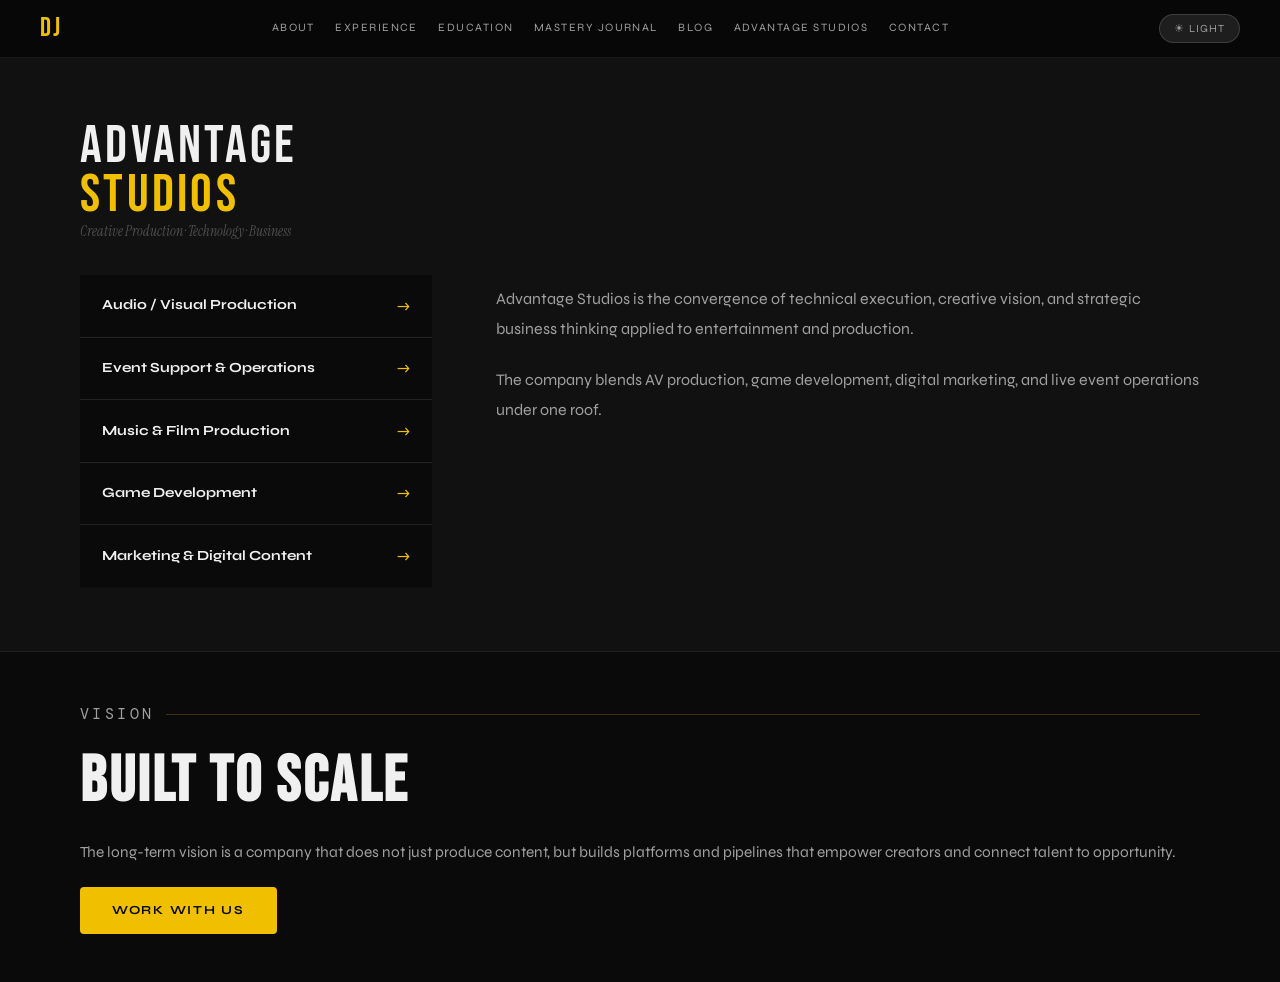
<file: studio.html>
<!DOCTYPE html>
<html lang="en" data-theme="dark">
<head>
<meta charset="UTF-8" />
<meta name="viewport" content="width=device-width, initial-scale=1.0" />
<title>Advantage Studios | David Johnson Jr.</title>
<meta name="description" content="David Johnson Jr. — Systems Administrator, Creative Founder, U.S. Marine, and Full Sail University alumni building at the intersection of technology, creativity, and discipline." />
<meta name="author" content="David Johnson Jr." />
<meta name="theme-color" content="#0a0a0a" />
<link rel="preconnect" href="https://fonts.googleapis.com" />
<link rel="preconnect" href="https://fonts.gstatic.com" crossorigin />
<link href="https://fonts.googleapis.com/css2?family=Bebas+Neue&family=DM+Mono:wght@300;400;500&family=Instrument+Serif:ital@0;1&family=Syne:wght@400;600;700;800&display=swap" rel="stylesheet" />
<link rel="stylesheet" href="style.css" />
</head>
<body>
<a class="skip-link" href="#main">Skip to content</a>
<nav aria-label="Primary navigation"><a class="nav-logo" href="index.html">DJ</a><div class="nav-links"><a href="about.html" id="nav-about">About</a><a href="experience.html" id="nav-experience">Experience</a><a href="education.html" id="nav-education">Education</a><a href="journal.html" id="nav-journal">Mastery Journal</a><a href="blog.html" id="nav-blog">Blog</a><a href="studio.html" id="nav-studio">Advantage Studios</a><a href="contact.html" id="nav-contact">Contact</a></div><div class="nav-right"><button class="theme-toggle" onclick="toggleTheme()" id="themeBtn" aria-label="Toggle theme">☀ Light</button><button class="ham" onclick="toggleMobile()" aria-label="Menu"><span></span><span></span><span></span></button></div></nav>
<div class="mobile-menu" id="mobileMenu"><a href="about.html">About</a><a href="experience.html">Experience</a><a href="education.html">Education</a><a href="journal.html">Mastery Journal</a><a href="blog.html">Blog</a><a href="studio.html">Advantage Studios</a><a href="contact.html">Contact</a></div>
<main id="main">
<div class="page" id="studio-page"><div class="studio-hero"><div class="studio-hero-inner"><div><div class="studio-name">Advantage<br/><span>Studios</span></div><div class="studio-sub">Creative Production · Technology · Business</div><div class="services-list"><div class="service-item"><span class="service-name">Audio / Visual Production</span><span class="service-arrow">→</span></div><div class="service-item"><span class="service-name">Event Support &amp; Operations</span><span class="service-arrow">→</span></div><div class="service-item"><span class="service-name">Music &amp; Film Production</span><span class="service-arrow">→</span></div><div class="service-item"><span class="service-name">Game Development</span><span class="service-arrow">→</span></div><div class="service-item"><span class="service-name">Marketing &amp; Digital Content</span><span class="service-arrow">→</span></div></div></div><div><p style="color:var(--text2);line-height:1.88;margin-bottom:1.3rem">Advantage Studios is the convergence of technical execution, creative vision, and strategic business thinking applied to entertainment and production.</p><p style="color:var(--text2);line-height:1.88">The company blends AV production, game development, digital marketing, and live event operations under one roof.</p></div></div></div><section class="studio-desc-sec"><div class="si"><p class="section-label">Vision</p><h2 class="section-title" style="margin-bottom:1.5rem">Built to Scale</h2><p>The long-term vision is a company that does not just produce content, but builds platforms and pipelines that empower creators and connect talent to opportunity.</p><button class="btn-primary" onclick="location.href='contact.html'">Work With Us</button></div></section><site-footer></site-footer></div>
</main>
<div class="modal-overlay" id="modalOverlay" onclick="closeModal(event)"><div aria-modal="true" class="modal" role="dialog"><button class="modal-close" onclick="closeModal()">✕ Close</button><div class="modal-tag" id="modalTag"></div><div class="modal-title" id="modalTitle"></div><div class="modal-date" id="modalDate"></div><div class="modal-body" id="modalBody"></div></div></div>
<script src="shared.js"></script>
</body>
</html>
</file>
<file: style.css>
:root{--yellow:#f0c000;--yellow-dim:rgba(240,192,0,.12);--yellow-border:rgba(240,192,0,.32);}
    :root[data-theme="dark"]{--bg:#0a0a0a;--bg2:#111;--bg3:#1a1a1a;--bg4:#222;--border:rgba(255,255,255,.07);--border2:rgba(255,255,255,.14);--text:#f0f0f0;--text2:#a0a0a0;--text3:#505050;--card-bg:#121212;--nav-bg:rgba(8,8,8,.95);--toggle-bg:#1e1e1e;--hero-line:rgba(255,255,255,.04);--glow:rgba(240,192,0,.07)}
    :root[data-theme="light"]{--bg:#f4f4f2;--bg2:#eaeae8;--bg3:#e0e0de;--bg4:#d6d6d4;--border:rgba(0,0,0,.08);--border2:rgba(0,0,0,.16);--text:#0f0f0f;--text2:#555;--text3:#999;--card-bg:#fafafa;--nav-bg:rgba(244,244,242,.95);--toggle-bg:#ddd;--hero-line:rgba(0,0,0,.04);--glow:rgba(240,192,0,.05)}
    *{margin:0;padding:0;box-sizing:border-box} html{scroll-behavior:smooth} body{font-family:Syne,sans-serif;background:var(--bg);color:var(--text);line-height:1.65;transition:background .3s,color .3s;overflow-x:hidden} a{color:inherit;text-decoration:none} button{font:inherit}.page{display:block;min-height:100vh;padding-top:58px}#home-page{padding-top:0}
    nav{position:fixed;top:0;left:0;right:0;z-index:200;background:var(--nav-bg);backdrop-filter:blur(18px);border-bottom:1px solid var(--border);height:58px;display:flex;align-items:center;padding:0 clamp(1rem,4vw,2.5rem);gap:1.5rem}.nav-logo{font-family:'Bebas Neue',sans-serif;font-size:1.7rem;letter-spacing:.06em;color:var(--yellow);cursor:pointer}.nav-links{display:flex;gap:clamp(.8rem,1.6vw,1.8rem);flex:1;justify-content:center}.nav-links button,.mobile-menu button{background:none;border:none;cursor:pointer;font-size:.7rem;letter-spacing:.13em;text-transform:uppercase;color:var(--text2);transition:.2s}.nav-links button{position:relative}.nav-links button:after{content:"";position:absolute;bottom:-3px;left:0;right:0;height:1px;background:var(--yellow);transform:scaleX(0);transition:.25s;transform-origin:left}.nav-links button:hover,.nav-links button.nav-active{color:var(--yellow)}.nav-links button.nav-active:after{transform:scaleX(1)}.nav-right{display:flex;align-items:center;gap:.8rem}.theme-toggle{background:var(--toggle-bg);border:1px solid var(--border2);color:var(--text2);padding:5px 14px;border-radius:20px;cursor:pointer;font-size:.68rem;letter-spacing:.1em;text-transform:uppercase}.theme-toggle:hover{border-color:var(--yellow);color:var(--yellow)}.ham{display:none;flex-direction:column;gap:5px;cursor:pointer;padding:6px;background:none;border:none}.ham span{width:22px;height:2px;background:var(--text2);border-radius:2px}.mobile-menu{display:none;position:fixed;top:58px;left:0;right:0;z-index:199;background:var(--nav-bg);backdrop-filter:blur(18px);border-bottom:1px solid var(--border);flex-direction:column;padding:1rem 1.5rem 1.5rem}.mobile-menu.open{display:flex}.mobile-menu button{padding:12px 0;text-align:left;border-bottom:1px solid var(--border)}
    .sec{padding:5rem clamp(1rem,5vw,2.5rem)}.si{max-width:1120px;margin:0 auto}.section-label{font-family:'DM Mono',monospace;font-size:.65rem;letter-spacing:.22em;text-transform:uppercase;color:var(--text3);margin-bottom:.7rem;display:flex;align-items:center;gap:12px}.section-label:after{content:"";flex:1;height:1px;background:var(--yellow);opacity:.22}.section-title{font-family:'Bebas Neue',sans-serif;font-size:clamp(2.4rem,5vw,4rem);letter-spacing:.04em;margin-bottom:3rem;line-height:1}.divider{height:1px;background:var(--border);margin:3.5rem 0}.btn-primary,.btn-outline{padding:13px 32px;border-radius:4px;font-size:.77rem;letter-spacing:.14em;text-transform:uppercase;font-weight:700;transition:.2s;cursor:pointer;display:inline-block}.btn-primary{background:var(--yellow);color:#0a0a0a;border:none}.btn-outline{border:1px solid var(--border2);color:var(--text2);background:transparent}.btn-primary:hover,.btn-outline:hover{transform:translateY(-1px)}.btn-outline:hover{border-color:var(--yellow);color:var(--yellow)}
    .hero{min-height:100vh;display:flex;align-items:center;padding:0 clamp(1rem,5vw,2.5rem);position:relative;overflow:hidden}.hero-grid{position:absolute;inset:0;pointer-events:none;background-image:linear-gradient(var(--hero-line) 1px,transparent 1px),linear-gradient(90deg,var(--hero-line) 1px,transparent 1px);background-size:60px 60px}.hero-glow{position:absolute;top:20%;left:-15%;width:70%;height:70%;background:radial-gradient(ellipse,var(--glow) 0%,transparent 68%)}.hero-inner{max-width:1120px;margin:0 auto;width:100%;position:relative;z-index:1;padding:130px 0 90px}.hero-eyebrow{font-family:'DM Mono',monospace;font-size:.7rem;letter-spacing:.22em;text-transform:uppercase;color:var(--yellow);margin-bottom:1.8rem}.hero-name{font-family:'Bebas Neue',sans-serif;font-size:clamp(4.5rem,11vw,10rem);line-height:.88;letter-spacing:.015em;margin-bottom:1.2rem}.hero-name span{color:var(--yellow)}.hero-title{font-family:'Instrument Serif',serif;font-style:italic;font-size:clamp(1.1rem,2.2vw,1.8rem);color:var(--text2);margin-bottom:2.8rem}.hero-tags{display:flex;flex-wrap:wrap;gap:.5rem;margin-bottom:3.5rem}.hero-tag{border:1px solid var(--border2);padding:5px 16px;border-radius:20px;font-size:.68rem;letter-spacing:.1em;text-transform:uppercase;color:var(--text2);background:var(--bg2)}.hero-cta{display:flex;gap:1rem;flex-wrap:wrap}.hero-scroll{position:absolute;bottom:2.5rem;left:50%;transform:translateX(-50%);font-family:'DM Mono',monospace;font-size:.58rem;letter-spacing:.22em;text-transform:uppercase;color:var(--text3);display:flex;flex-direction:column;align-items:center;gap:10px}.scroll-line{width:1px;height:44px;background:var(--yellow);animation:scrollpulse 2s infinite}@keyframes scrollpulse{0%,100%{opacity:.2}50%{opacity:1}}
    .stats-bar{background:var(--bg2);border-top:1px solid var(--border);border-bottom:1px solid var(--border);padding:0 clamp(1rem,5vw,2.5rem)}.stats-bar-inner{max-width:1120px;margin:0 auto;display:grid;grid-template-columns:repeat(4,1fr)}.stat-box{padding:2rem 1rem;border-right:1px solid var(--border);text-align:center}.stat-box:last-child{border-right:none}.stat-num{font-family:'Bebas Neue',sans-serif;font-size:3.2rem;color:var(--yellow);line-height:1}.stat-label{font-family:'DM Mono',monospace;font-size:.6rem;letter-spacing:.15em;text-transform:uppercase;color:var(--text3)}
    .home-preview{padding:5rem clamp(1rem,5vw,2.5rem)}.home-preview-inner{max-width:1120px;margin:0 auto}.preview-grid,.blog-grid,.journal-grid,.jr-grid{display:grid;grid-template-columns:repeat(auto-fill,minmax(308px,1fr));gap:1.5rem}.preview-grid{grid-template-columns:repeat(3,1fr);margin-top:2.5rem}.preview-card,.blog-card,.journal-card,.jr-card,.course-card,.sidebar-card,.journal-summary-card{background:var(--card-bg);border:1px solid var(--border);border-radius:6px;padding:1.6rem;transition:.25s}.preview-card,.blog-card{cursor:pointer}.preview-card:hover,.blog-card:hover,.jr-card:hover,.course-card:hover{border-color:var(--yellow-border);transform:translateY(-3px)}.preview-icon{font-size:1.5rem;margin-bottom:.9rem}.preview-label,.blog-category,.journal-tag,.jr-degree-tag,.jsc-label{font-family:'DM Mono',monospace;font-size:.6rem;letter-spacing:.15em;text-transform:uppercase;color:var(--yellow);margin-bottom:.8rem}.preview-title,.blog-title,.journal-title,.jr-course{font-size:1rem;font-weight:800;color:var(--text);margin-bottom:.55rem;line-height:1.35}.preview-body,.blog-excerpt,.journal-body,.jr-body,.course-desc,.journal-summary-card p{font-size:.82rem;color:var(--text2);line-height:1.75}.preview-cta,.blog-readmore{display:inline-block;margin-top:1rem;font-size:.68rem;letter-spacing:.12em;text-transform:uppercase;color:var(--text3)}.preview-card:hover .preview-cta,.blog-card:hover .blog-readmore{color:var(--yellow)}
    .about-grid,.contact-grid{display:grid;grid-template-columns:3fr 2fr;gap:4rem;align-items:start}.contact-grid{grid-template-columns:1fr 1fr}.about-text p,.studio-desc-sec p,.contact-note p{color:var(--text2);font-size:.96rem;line-height:1.88;margin-bottom:1.3rem}.about-sidebar{display:flex;flex-direction:column;gap:1.5rem}.sidebar-card-title{font-family:'DM Mono',monospace;font-size:.6rem;letter-spacing:.15em;text-transform:uppercase;color:var(--yellow);margin-bottom:1rem}.sidebar-item{display:flex;justify-content:space-between;gap:1rem;padding:8px 0;border-bottom:1px solid var(--border);font-size:.8rem}.sidebar-item:last-child{border-bottom:none}.sidebar-item-label{color:var(--text2)}.sidebar-item-value{color:var(--text);font-weight:700;font-size:.77rem}.skills-cloud{display:flex;flex-wrap:wrap;gap:.5rem}.skill-pill{background:var(--bg3);border:1px solid var(--border);padding:8px 18px;border-radius:3px;font-size:.77rem;color:var(--text2)}.skill-pill:hover{border-color:var(--yellow);color:var(--yellow)}
    .exp-item{border-left:2px solid rgba(240,192,0,.2);padding:0 0 3.5rem 2.5rem;position:relative}.exp-item:last-child{padding-bottom:0;border-left-color:transparent}.exp-item:before{content:"";position:absolute;left:-7px;top:5px;width:12px;height:12px;background:var(--yellow);border-radius:50%;box-shadow:0 0 0 3px var(--bg),0 0 0 5px var(--yellow-border)}.exp-date{font-family:'DM Mono',monospace;font-size:.65rem;letter-spacing:.16em;text-transform:uppercase;color:var(--yellow);margin-bottom:.4rem}.exp-role{font-size:1.1rem;font-weight:800}.exp-org{font-family:'Instrument Serif',serif;font-style:italic;font-size:.88rem;color:var(--text2);margin-bottom:1.4rem}.exp-bullets{list-style:none;display:flex;flex-direction:column;gap:.75rem}.exp-bullets li{font-size:.87rem;color:var(--text2);line-height:1.72;padding-left:1.2rem;position:relative}.exp-bullets li:before{content:'▸';position:absolute;left:0;color:var(--yellow);font-size:.72rem;top:4px}
    .edu-tabs,.journal-filter{display:flex;border-bottom:1px solid var(--border);margin-bottom:2.5rem;overflow-x:auto}.edu-tab,.jf-btn{padding:12px 22px;font-size:.71rem;letter-spacing:.1em;text-transform:uppercase;color:var(--text3);cursor:pointer;white-space:nowrap;border:0;border-bottom:2px solid transparent;background:none}.edu-tab.active,.jf-btn.active{color:var(--yellow);border-bottom-color:var(--yellow)}.edu-panel{display:none}.edu-panel.active{display:block}.degree-header{display:flex;align-items:baseline;justify-content:space-between;flex-wrap:wrap;gap:.5rem;margin-bottom:.4rem}.degree-name{font-size:1.15rem;font-weight:800}.degree-years{font-family:'DM Mono',monospace;font-size:.67rem;letter-spacing:.15em;color:var(--yellow)}.degree-school{font-family:'Instrument Serif',serif;font-style:italic;font-size:.86rem;color:var(--text2);margin-bottom:2rem}.courses-grid{display:grid;grid-template-columns:repeat(auto-fill,minmax(268px,1fr));gap:1rem}.course-name{font-size:.83rem;font-weight:700;margin-bottom:.45rem}.course-card:hover{transform:none}.jr-card.hidden,.journal-prog-header.hidden,.ms-item.hidden{display:none}.jr-body p{margin-bottom:1rem}.jr-takeaway{margin-top:1rem;padding-top:1rem;border-top:1px solid var(--border);font-size:.78rem;color:var(--yellow)}.journal-prog-header{display:flex;align-items:center;justify-content:space-between;gap:1rem;flex-wrap:wrap;margin-bottom:1rem}.prog-badge{font-family:'DM Mono',monospace;font-size:.68rem;letter-spacing:.14em;text-transform:uppercase;color:#0a0a0a;background:var(--yellow);padding:6px 12px;border-radius:3px;font-weight:700}.prog-meta{font-size:.78rem;color:var(--text3)}.milestone-list{display:flex;flex-direction:column;gap:1.2rem}.ms-item{display:flex;gap:1rem}.ms-dot{width:12px;height:12px;border-radius:50%;background:var(--yellow);margin-top:.5rem;flex-shrink:0}.ms-title{font-weight:800}.ms-date{font-family:'DM Mono',monospace;font-size:.62rem;color:var(--yellow);letter-spacing:.12em;text-transform:uppercase}.ms-body{color:var(--text2);font-size:.85rem;line-height:1.7}
    .studio-hero{background:var(--bg2);border-bottom:1px solid var(--border);padding:4rem clamp(1rem,5vw,2.5rem)}.studio-hero-inner{max-width:1120px;margin:0 auto;display:grid;grid-template-columns:1fr 2fr;gap:4rem;align-items:center}.studio-name{font-family:'Bebas Neue',sans-serif;font-size:3.4rem;line-height:.9;letter-spacing:.06em}.studio-name span{color:var(--yellow)}.studio-sub{font-family:'Instrument Serif',serif;font-style:italic;color:var(--text3);font-size:.88rem;margin-bottom:2rem}.services-list,.contact-links{display:flex;flex-direction:column;gap:1px;background:var(--border)}.service-item,.contact-link{background:var(--bg);padding:1.1rem 1.4rem;display:flex;align-items:center;justify-content:space-between;transition:.2s}.service-item:hover,.contact-link:hover{background:var(--bg2)}.service-name{font-size:.87rem;font-weight:700}.service-arrow,.contact-arrow{color:var(--yellow)}.studio-desc-sec{padding:3rem clamp(1rem,5vw,2.5rem)}.contact-type{font-family:'DM Mono',monospace;font-size:.57rem;letter-spacing:.15em;text-transform:uppercase;color:var(--yellow)}.contact-value{font-size:.88rem;color:var(--text)}
    footer{border-top:1px solid var(--border);padding:2rem clamp(1rem,5vw,2.5rem);display:flex;align-items:center;justify-content:space-between;flex-wrap:wrap;gap:1rem}.footer-name{font-family:'Bebas Neue',sans-serif;font-size:1.2rem;letter-spacing:.08em;color:var(--yellow)}.footer-copy{font-family:'DM Mono',monospace;font-size:.6rem;letter-spacing:.1em;color:var(--text3)}.modal-overlay{display:none;position:fixed;inset:0;z-index:300;background:rgba(0,0,0,.76);backdrop-filter:blur(6px);align-items:center;justify-content:center;padding:2rem}.modal-overlay.open{display:flex}.modal{background:var(--bg2);border:1px solid var(--yellow-border);border-radius:8px;max-width:700px;width:100%;max-height:85vh;overflow-y:auto;padding:2.5rem}.modal-close{float:right;background:var(--bg3);border:1px solid var(--border2);color:var(--text2);padding:4px 14px;border-radius:3px;cursor:pointer;font-size:.7rem;letter-spacing:.1em;text-transform:uppercase}.modal-tag{font-family:'DM Mono',monospace;font-size:.6rem;letter-spacing:.15em;text-transform:uppercase;color:var(--yellow);margin-bottom:.8rem}.modal-title{font-family:'Bebas Neue',sans-serif;font-size:2.3rem;letter-spacing:.04em}.modal-date{font-family:'DM Mono',monospace;font-size:.65rem;color:var(--text3);margin-bottom:1.8rem}.modal-body{font-size:.91rem;color:var(--text2);line-height:1.9}.modal-body p{margin-bottom:1rem}.skip-link{position:absolute;left:-999px;top:0;background:var(--yellow);color:#0a0a0a;padding:.5rem 1rem;z-index:999}.skip-link:focus{left:1rem;top:1rem}
    @media(max-width:900px){.nav-links{display:none}.ham{display:flex}.about-grid,.contact-grid,.studio-hero-inner{grid-template-columns:1fr;gap:2.5rem}.preview-grid{grid-template-columns:1fr 1fr}.stats-bar-inner{grid-template-columns:repeat(2,1fr)}.stat-box:nth-child(2){border-right:none}}@media(max-width:600px){.preview-grid,.journal-grid,.blog-grid,.jr-grid,.courses-grid{grid-template-columns:1fr}.hero-name{font-size:clamp(3.5rem,16vw,6rem)}.hero-cta{flex-direction:column}.btn-primary,.btn-outline{text-align:center}.edu-tab,.jf-btn{padding:10px 12px;font-size:.64rem}.exp-item{padding-left:1.5rem}.modal{padding:1.5rem}.stats-bar-inner{grid-template-columns:repeat(2,1fr)}}
  
.nav-links a,.mobile-menu a{background:none;border:none;cursor:pointer;font-size:.7rem;letter-spacing:.13em;text-transform:uppercase;color:var(--text2);transition:.2s;text-decoration:none}.nav-links a{position:relative}.nav-links a:after{content:"";position:absolute;bottom:-3px;left:0;right:0;height:1px;background:var(--yellow);transform:scaleX(0);transition:.25s;transform-origin:left}.nav-links a:hover,.nav-links a.nav-active{color:var(--yellow)}.nav-links a.nav-active:after{transform:scaleX(1)}.mobile-menu a{padding:12px 0;text-align:left;border-bottom:1px solid var(--border)}
</file>
